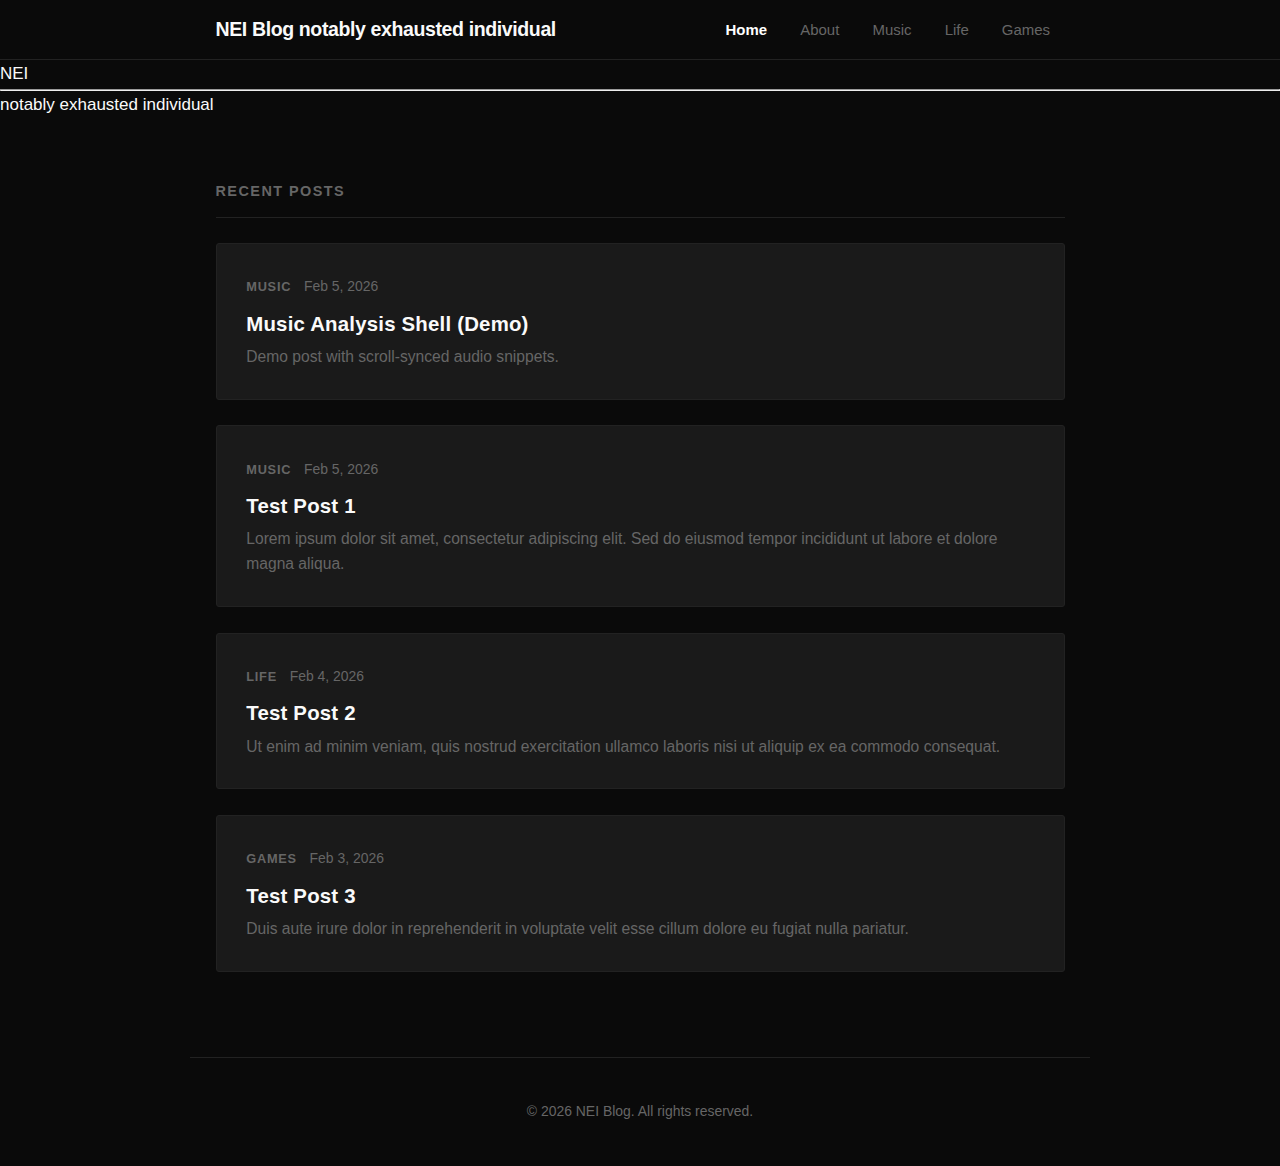
<file: index.html>
<!DOCTYPE html>
<html lang="en">
<head>
  <meta charset="UTF-8">
  <meta name="viewport" content="width=device-width, initial-scale=1.0">
  <title>NEI Blog</title>
  <link rel="preconnect" href="https://fonts.googleapis.com">
  <link rel="preconnect" href="https://fonts.gstatic.com" crossorigin>
  <link href="https://fonts.googleapis.com/css2?family=Sora:wght@400;500;600;700;800&family=Space+Grotesk:wght@400;500;600;700&display=swap" rel="stylesheet">
  <link rel="stylesheet" href="assets/css/styles.css">
</head>
<body>

  <nav class="site-nav" aria-label="Main navigation">
    <div class="nav-inner">
      <a href="index.html" class="nav-brand">NEI Blog <span class="nav-acronym">notably exhausted individual</span></a>
      <button class="nav-toggle" aria-expanded="false" aria-controls="nav-links" aria-label="Toggle menu">&#9776;</button>
      <ul class="nav-links" id="nav-links">
        <li><a href="index.html">Home</a></li>
        <li><a href="about.html">About</a></li>
        <li><a href="categories/music.html">Music</a></li>
        <li><a href="categories/life.html">Life</a></li>
        <li><a href="categories/games.html">Games</a></li>
      </ul>
    </div>
  </nav>

  <section class="site-banner" aria-label="Site banner">
    <div class="banner-title">NEI</div>
    <hr class="banner-rule">
    <div class="banner-subtitle">notably exhausted individual</div>
  </section>

  <main class="page-wrapper">

    <h2 class="section-heading">Recent Posts</h2>
    <div id="post-list" data-limit="5"></div>
  </main>

  <footer class="site-footer">
    <p>&copy; 2026 NEI Blog. All rights reserved.</p>
  </footer>

  <script src="assets/js/posts.js"></script>
  <script src="assets/js/main.js"></script>
</body>
</html>
</file>
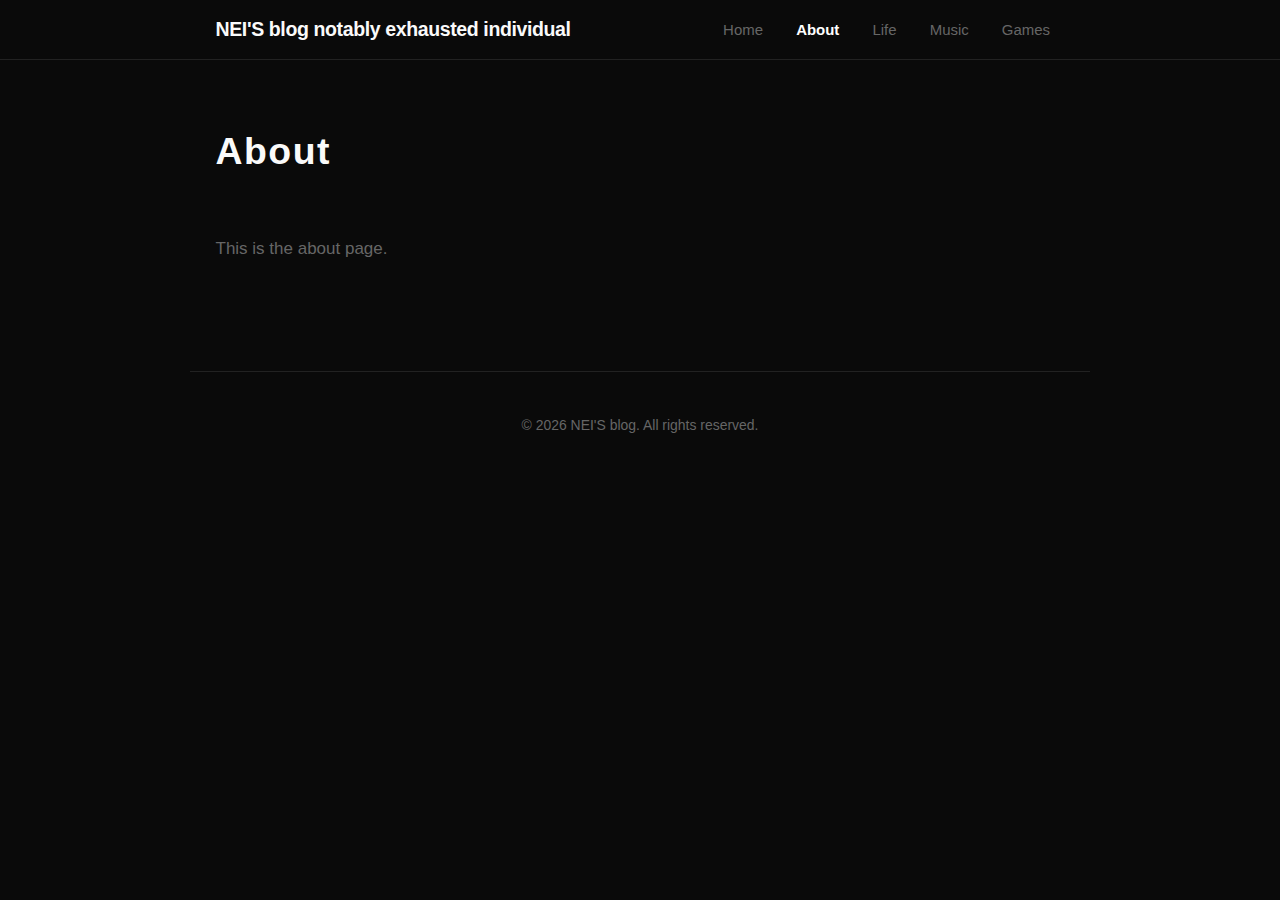
<file: about.html>
<!DOCTYPE html>
<html lang="en">
<head>
  <meta charset="UTF-8">
  <meta name="viewport" content="width=device-width, initial-scale=1.0">
  <title>About — NEI'S blog</title>
  <link rel="preconnect" href="https://fonts.googleapis.com">
  <link rel="preconnect" href="https://fonts.gstatic.com" crossorigin>
  <link href="https://fonts.googleapis.com/css2?family=Sora:wght@400;500;600;700;800&family=Space+Grotesk:wght@400;500;600;700&display=swap" rel="stylesheet">
  <link rel="stylesheet" href="assets/css/styles.css">
</head>
<body>

  <nav class="site-nav" aria-label="Main navigation">
    <div class="nav-inner">
      <a href="index.html" class="nav-brand">NEI'S blog <span class="nav-acronym">notably exhausted individual</span></a>
      <button class="nav-toggle" aria-expanded="false" aria-controls="nav-links" aria-label="Toggle menu">&#9776;</button>
      <ul class="nav-links" id="nav-links">
        <li><a href="index.html">Home</a></li>
        <li><a href="about.html">About</a></li>
        <li><a href="categories/life.html">Life</a></li>
        <li><a href="categories/music.html">Music</a></li>
        <li><a href="categories/games.html">Games</a></li>
      </ul>
    </div>
  </nav>

  <main class="page-wrapper">
    <header class="page-header">
      <h1>About</h1>
    </header>

    <div class="content-body">
      <p>This is the about page.</p>
    </div>
  </main>

  <footer class="site-footer">
    <p>&copy; 2026 NEI'S blog. All rights reserved.</p>
  </footer>

  <script src="assets/js/main.js"></script>
</body>
</html>
</file>
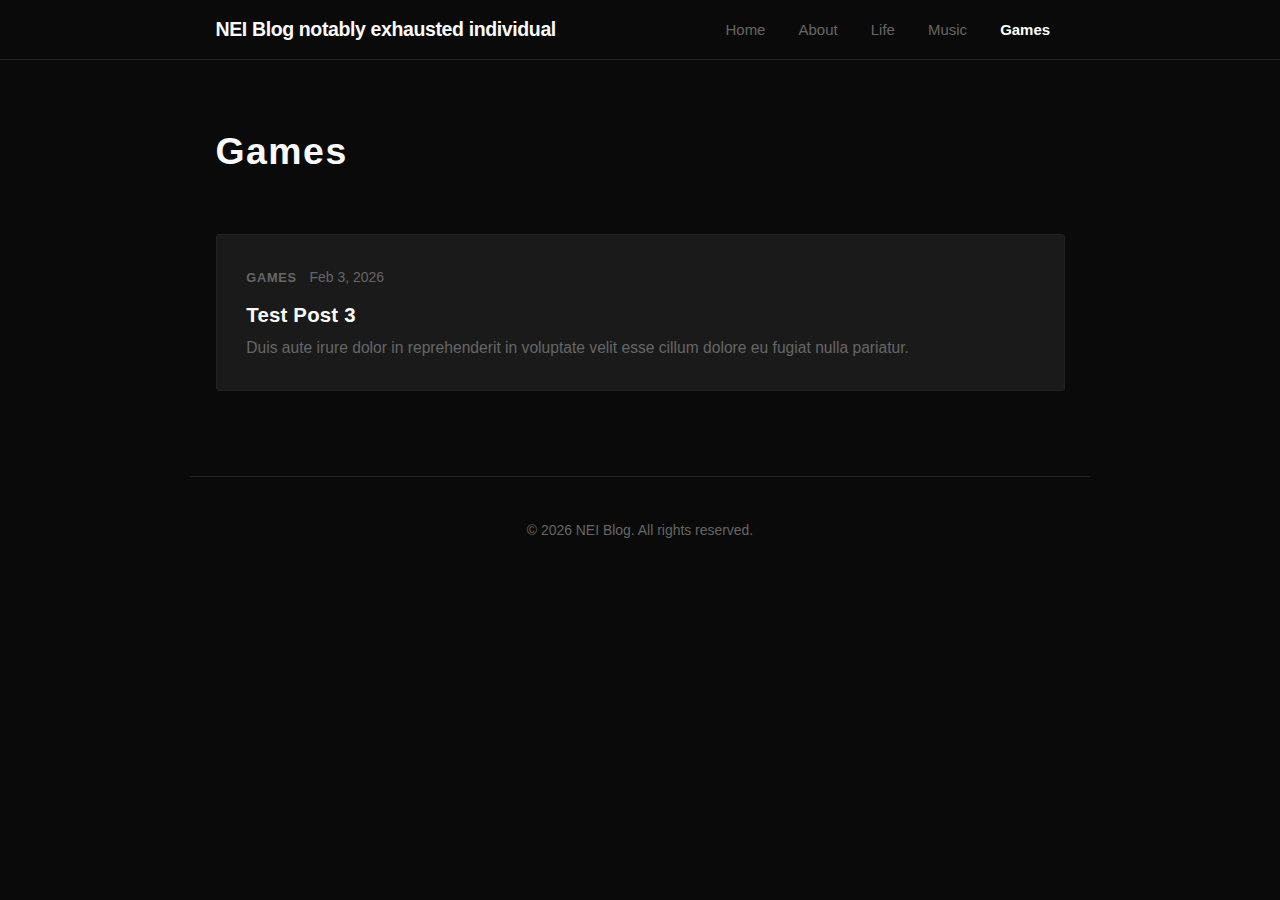
<file: categories/games.html>
<!DOCTYPE html>
<html lang="en">
<head>
  <meta charset="UTF-8">
  <meta name="viewport" content="width=device-width, initial-scale=1.0">
  <title>Games — NEI Blog</title>
  <link rel="preconnect" href="https://fonts.googleapis.com">
  <link rel="preconnect" href="https://fonts.gstatic.com" crossorigin>
  <link href="https://fonts.googleapis.com/css2?family=Sora:wght@400;500;600;700;800&family=Space+Grotesk:wght@400;500;600;700&display=swap" rel="stylesheet">
  <link rel="stylesheet" href="../assets/css/styles.css">
</head>
<body>

  <nav class="site-nav" aria-label="Main navigation">
    <div class="nav-inner">
      <a href="../index.html" class="nav-brand">NEI Blog <span class="nav-acronym">notably exhausted individual</span></a>
      <button class="nav-toggle" aria-expanded="false" aria-controls="nav-links" aria-label="Toggle menu">&#9776;</button>
      <ul class="nav-links" id="nav-links">
        <li><a href="../index.html">Home</a></li>
        <li><a href="../about.html">About</a></li>
        <li><a href="../categories/life.html">Life</a></li>
        <li><a href="../categories/music.html">Music</a></li>
        <li><a href="../categories/games.html">Games</a></li>
      </ul>
    </div>
  </nav>

  <main class="page-wrapper">
    <header class="page-header">
      <h1>Games</h1>
    </header>

    <div id="post-list" data-category="games"></div>
  </main>

  <footer class="site-footer">
    <p>&copy; 2026 NEI Blog. All rights reserved.</p>
  </footer>

  <script src="../assets/js/posts.js"></script>
  <script src="../assets/js/main.js"></script>
</body>
</html>
</file>
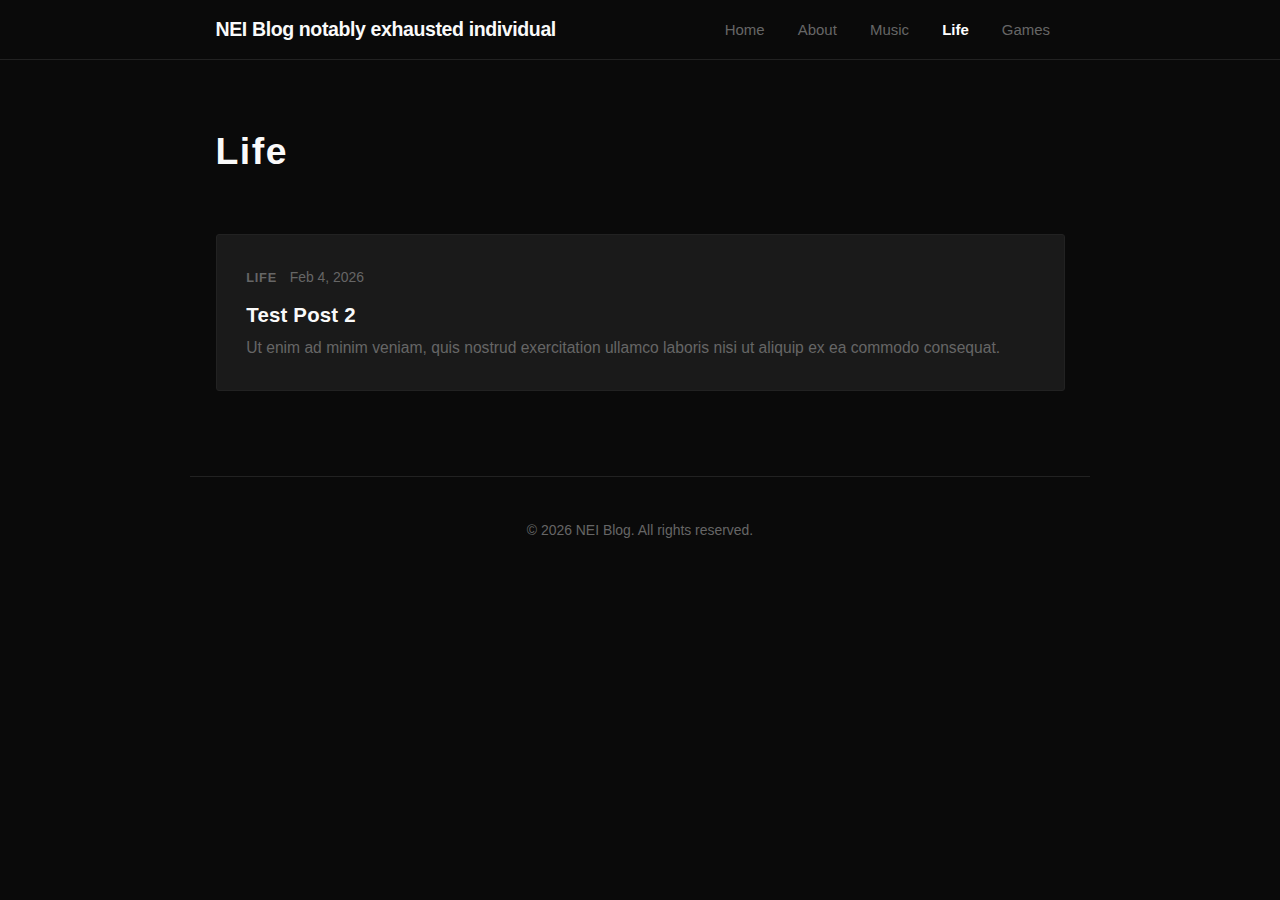
<file: categories/life.html>
<!DOCTYPE html>
<html lang="en">
<head>
  <meta charset="UTF-8">
  <meta name="viewport" content="width=device-width, initial-scale=1.0">
  <title>Life — NEI Blog</title>
  <link rel="preconnect" href="https://fonts.googleapis.com">
  <link rel="preconnect" href="https://fonts.gstatic.com" crossorigin>
  <link href="https://fonts.googleapis.com/css2?family=Sora:wght@400;500;600;700;800&family=Space+Grotesk:wght@400;500;600;700&display=swap" rel="stylesheet">
  <link rel="stylesheet" href="../assets/css/styles.css">
</head>
<body>

  <nav class="site-nav" aria-label="Main navigation">
    <div class="nav-inner">
      <a href="../index.html" class="nav-brand">NEI Blog <span class="nav-acronym">notably exhausted individual</span></a>
      <button class="nav-toggle" aria-expanded="false" aria-controls="nav-links" aria-label="Toggle menu">&#9776;</button>
      <ul class="nav-links" id="nav-links">
        <li><a href="../index.html">Home</a></li>
        <li><a href="../about.html">About</a></li>
        <li><a href="../categories/music.html">Music</a></li>
        <li><a href="../categories/life.html">Life</a></li>
        <li><a href="../categories/games.html">Games</a></li>
      </ul>
    </div>
  </nav>

  <main class="page-wrapper">
    <header class="page-header">
      <h1>Life</h1>
    </header>

    <div id="post-list" data-category="life"></div>
  </main>

  <footer class="site-footer">
    <p>&copy; 2026 NEI Blog. All rights reserved.</p>
  </footer>

  <script src="../assets/js/posts.js"></script>
  <script src="../assets/js/main.js"></script>
</body>
</html>
</file>
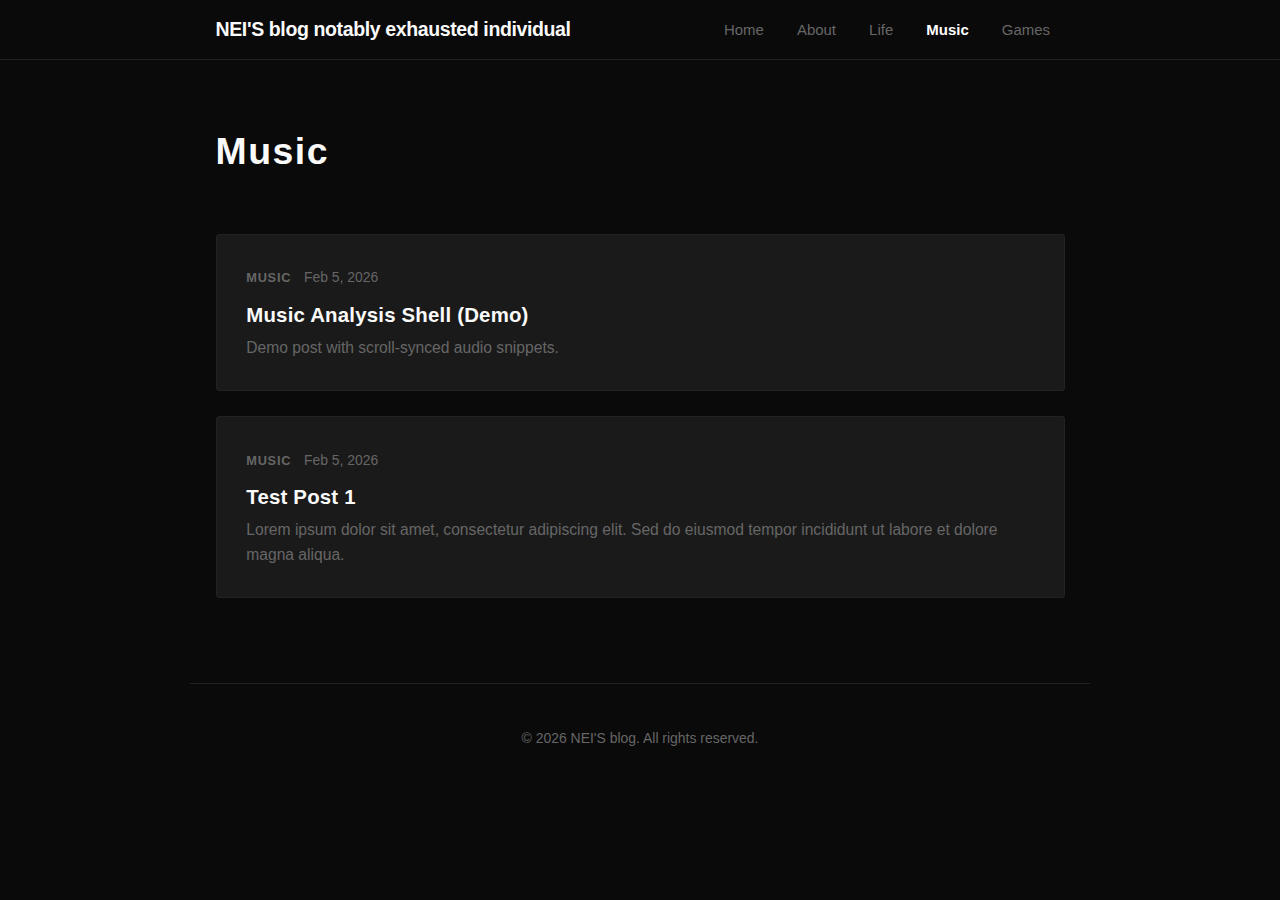
<file: categories/music.html>
<!DOCTYPE html>
<html lang="en">
<head>
  <meta charset="UTF-8">
  <meta name="viewport" content="width=device-width, initial-scale=1.0">
  <title>Music — NEI'S blog</title>
  <link rel="preconnect" href="https://fonts.googleapis.com">
  <link rel="preconnect" href="https://fonts.gstatic.com" crossorigin>
  <link href="https://fonts.googleapis.com/css2?family=Sora:wght@400;500;600;700;800&family=Space+Grotesk:wght@400;500;600;700&display=swap" rel="stylesheet">
  <link rel="stylesheet" href="../assets/css/styles.css">
</head>
<body>

  <nav class="site-nav" aria-label="Main navigation">
    <div class="nav-inner">
      <a href="../index.html" class="nav-brand">NEI'S blog <span class="nav-acronym">notably exhausted individual</span></a>
      <button class="nav-toggle" aria-expanded="false" aria-controls="nav-links" aria-label="Toggle menu">&#9776;</button>
      <ul class="nav-links" id="nav-links">
        <li><a href="../index.html">Home</a></li>
        <li><a href="../about.html">About</a></li>
        <li><a href="../categories/life.html">Life</a></li>
        <li><a href="../categories/music.html">Music</a></li>
        <li><a href="../categories/games.html">Games</a></li>
      </ul>
    </div>
  </nav>

  <main class="page-wrapper">
    <header class="page-header">
      <h1>Music</h1>
    </header>

    <div id="post-list" data-category="music"></div>
  </main>

  <footer class="site-footer">
    <p>&copy; 2026 NEI'S blog. All rights reserved.</p>
  </footer>

  <script src="../assets/js/posts.js"></script>
  <script src="../assets/js/main.js"></script>
</body>
</html>
</file>
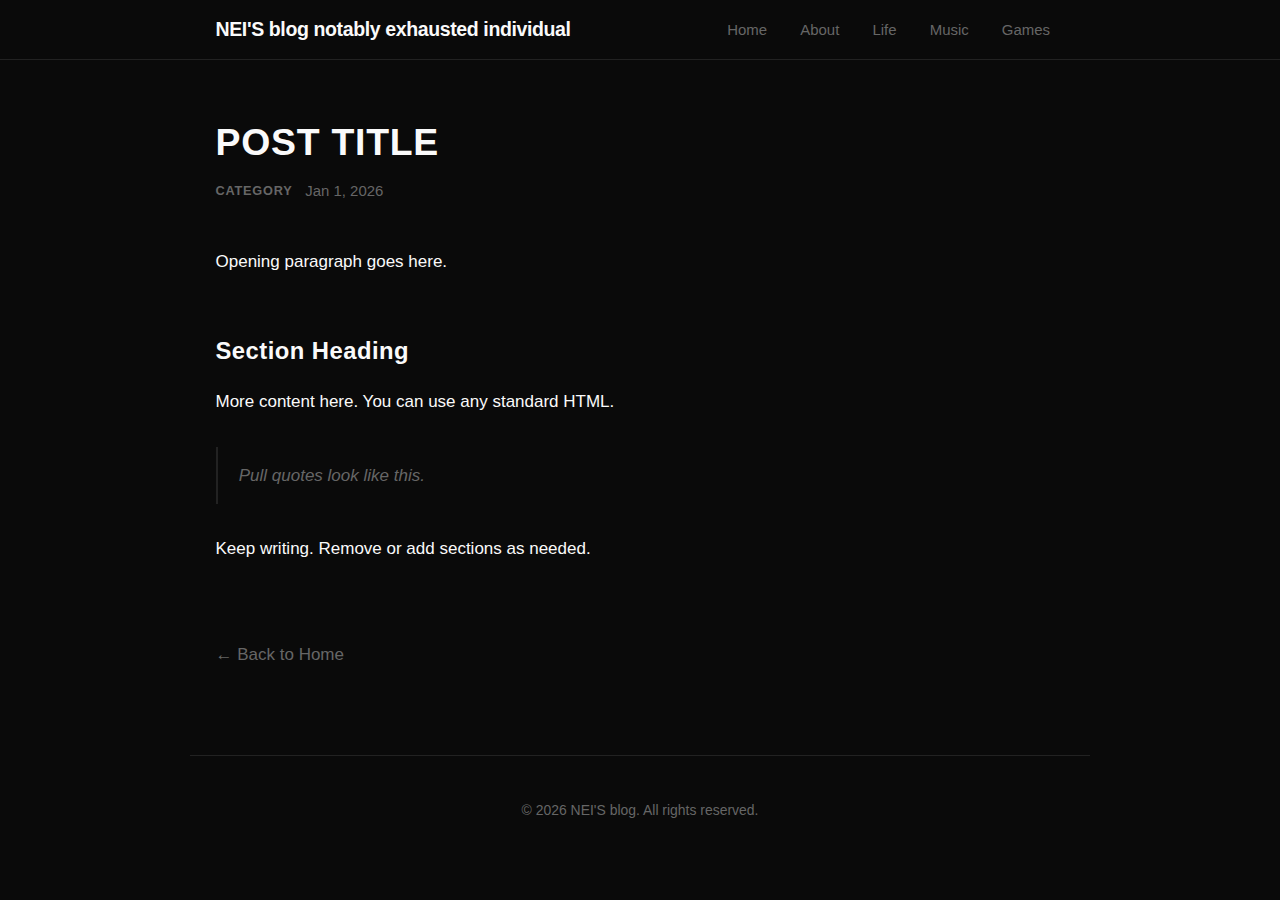
<file: posts/_template.html>
<!DOCTYPE html>
<html lang="en">
<head>
  <meta charset="UTF-8">
  <meta name="viewport" content="width=device-width, initial-scale=1.0">
  <!-- CHANGE: Set your post title here -->
  <title>POST TITLE</title>
  <link rel="preconnect" href="https://fonts.googleapis.com">
  <link rel="preconnect" href="https://fonts.gstatic.com" crossorigin>
  <link href="https://fonts.googleapis.com/css2?family=Sora:wght@400;500;600;700;800&family=Space+Grotesk:wght@400;500;600;700&display=swap" rel="stylesheet">
  <link rel="stylesheet" href="../assets/css/styles.css">
</head>
<body>

  <nav class="site-nav" aria-label="Main navigation">
    <div class="nav-inner">
      <a href="../index.html" class="nav-brand">NEI'S blog <span class="nav-acronym">notably exhausted individual</span></a>
      <button class="nav-toggle" aria-expanded="false" aria-controls="nav-links" aria-label="Toggle menu">&#9776;</button>
      <ul class="nav-links" id="nav-links">
        <li><a href="../index.html">Home</a></li>
        <li><a href="../about.html">About</a></li>
        <li><a href="../categories/life.html">Life</a></li>
        <li><a href="../categories/music.html">Music</a></li>
        <li><a href="../categories/games.html">Games</a></li>
      </ul>
    </div>
  </nav>

  <main class="page-wrapper">
    <article>
      <header class="post-header">
        <!-- CHANGE: Post title -->
        <h1>POST TITLE</h1>
        <div class="post-meta">
          <!-- CHANGE: Category (Music / Life / Games) -->
          <span class="post-card-category">CATEGORY</span>
          <!-- CHANGE: Date in YYYY-MM-DD format + human-readable -->
          <time datetime="2026-01-01">Jan 1, 2026</time>
        </div>
      </header>

      <div class="post-body">
        <!-- CHANGE: Write your post content here -->
        <p>Opening paragraph goes here.</p>

        <h2>Section Heading</h2>
        <p>More content here. You can use any standard HTML.</p>

        <blockquote>Pull quotes look like this.</blockquote>

        <p>Keep writing. Remove or add sections as needed.</p>
      </div>

      <a href="../index.html" class="back-link">&larr; Back to Home</a>
    </article>
  </main>

  <footer class="site-footer">
    <p>&copy; 2026 NEI'S blog. All rights reserved.</p>
  </footer>

  <script src="../assets/js/main.js"></script>
</body>
</html>

<!--
  HOW TO ADD A NEW POST:
  1. Copy this file and rename it to your-post-slug.html
  2. Replace all CHANGE sections above with your content
  3. Add an entry to /posts/posts.json:
     {
       "slug": "your-post-slug",
       "title": "Your Post Title",
       "date": "2026-MM-DD",
       "category": "Music",
       "snippet": "A one or two sentence preview."
     }
  4. Commit and push. Done!
-->
</file>
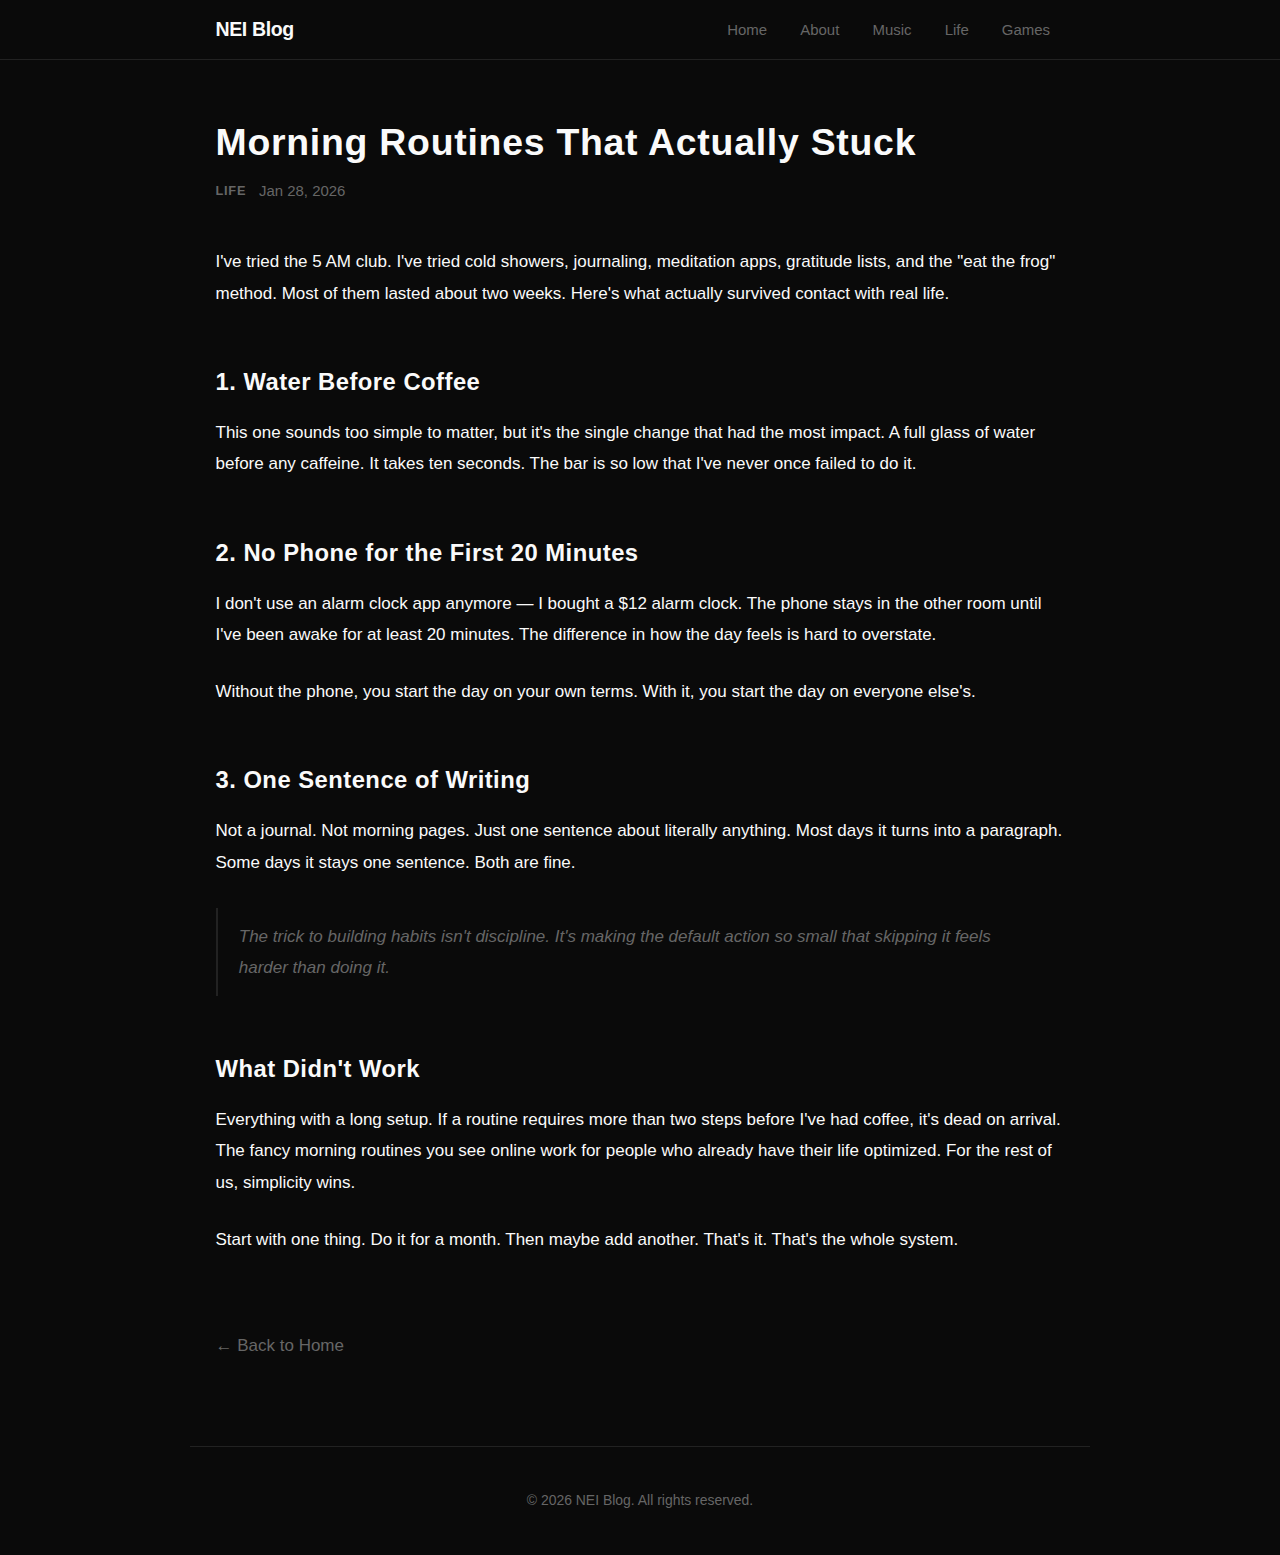
<file: posts/morning-routines-that-stuck.html>
<!DOCTYPE html>
<html lang="en">
<head>
  <meta charset="UTF-8">
  <meta name="viewport" content="width=device-width, initial-scale=1.0">
  <title>Morning Routines That Actually Stuck</title>
  <link rel="stylesheet" href="../assets/css/styles.css">
</head>
<body>

  <nav class="site-nav" aria-label="Main navigation">
    <div class="nav-inner">
      <a href="../index.html" class="nav-brand">NEI Blog</a>
      <button class="nav-toggle" aria-expanded="false" aria-controls="nav-links" aria-label="Toggle menu">&#9776;</button>
      <ul class="nav-links" id="nav-links">
        <li><a href="../index.html">Home</a></li>
        <li><a href="../about.html">About</a></li>
        <li><a href="../categories/music.html">Music</a></li>
        <li><a href="../categories/life.html">Life</a></li>
        <li><a href="../categories/games.html">Games</a></li>
      </ul>
    </div>
  </nav>

  <main class="page-wrapper">
    <article>
      <header class="post-header">
        <h1>Morning Routines That Actually Stuck</h1>
        <div class="post-meta">
          <span class="post-card-category">Life</span>
          <time datetime="2026-01-28">Jan 28, 2026</time>
        </div>
      </header>

      <div class="post-body">
        <p>I've tried the 5 AM club. I've tried cold showers, journaling, meditation apps, gratitude lists, and the "eat the frog" method. Most of them lasted about two weeks. Here's what actually survived contact with real life.</p>

        <h2>1. Water Before Coffee</h2>
        <p>This one sounds too simple to matter, but it's the single change that had the most impact. A full glass of water before any caffeine. It takes ten seconds. The bar is so low that I've never once failed to do it.</p>

        <h2>2. No Phone for the First 20 Minutes</h2>
        <p>I don't use an alarm clock app anymore — I bought a $12 alarm clock. The phone stays in the other room until I've been awake for at least 20 minutes. The difference in how the day feels is hard to overstate.</p>
        <p>Without the phone, you start the day on your own terms. With it, you start the day on everyone else's.</p>

        <h2>3. One Sentence of Writing</h2>
        <p>Not a journal. Not morning pages. Just one sentence about literally anything. Most days it turns into a paragraph. Some days it stays one sentence. Both are fine.</p>

        <blockquote>The trick to building habits isn't discipline. It's making the default action so small that skipping it feels harder than doing it.</blockquote>

        <h2>What Didn't Work</h2>
        <p>Everything with a long setup. If a routine requires more than two steps before I've had coffee, it's dead on arrival. The fancy morning routines you see online work for people who already have their life optimized. For the rest of us, simplicity wins.</p>

        <p>Start with one thing. Do it for a month. Then maybe add another. That's it. That's the whole system.</p>
      </div>

      <a href="../index.html" class="back-link">&larr; Back to Home</a>
    </article>
  </main>

  <footer class="site-footer">
    <p>&copy; 2026 NEI Blog. All rights reserved.</p>
  </footer>

  <script src="../assets/js/main.js"></script>
</body>
</html>
</file>
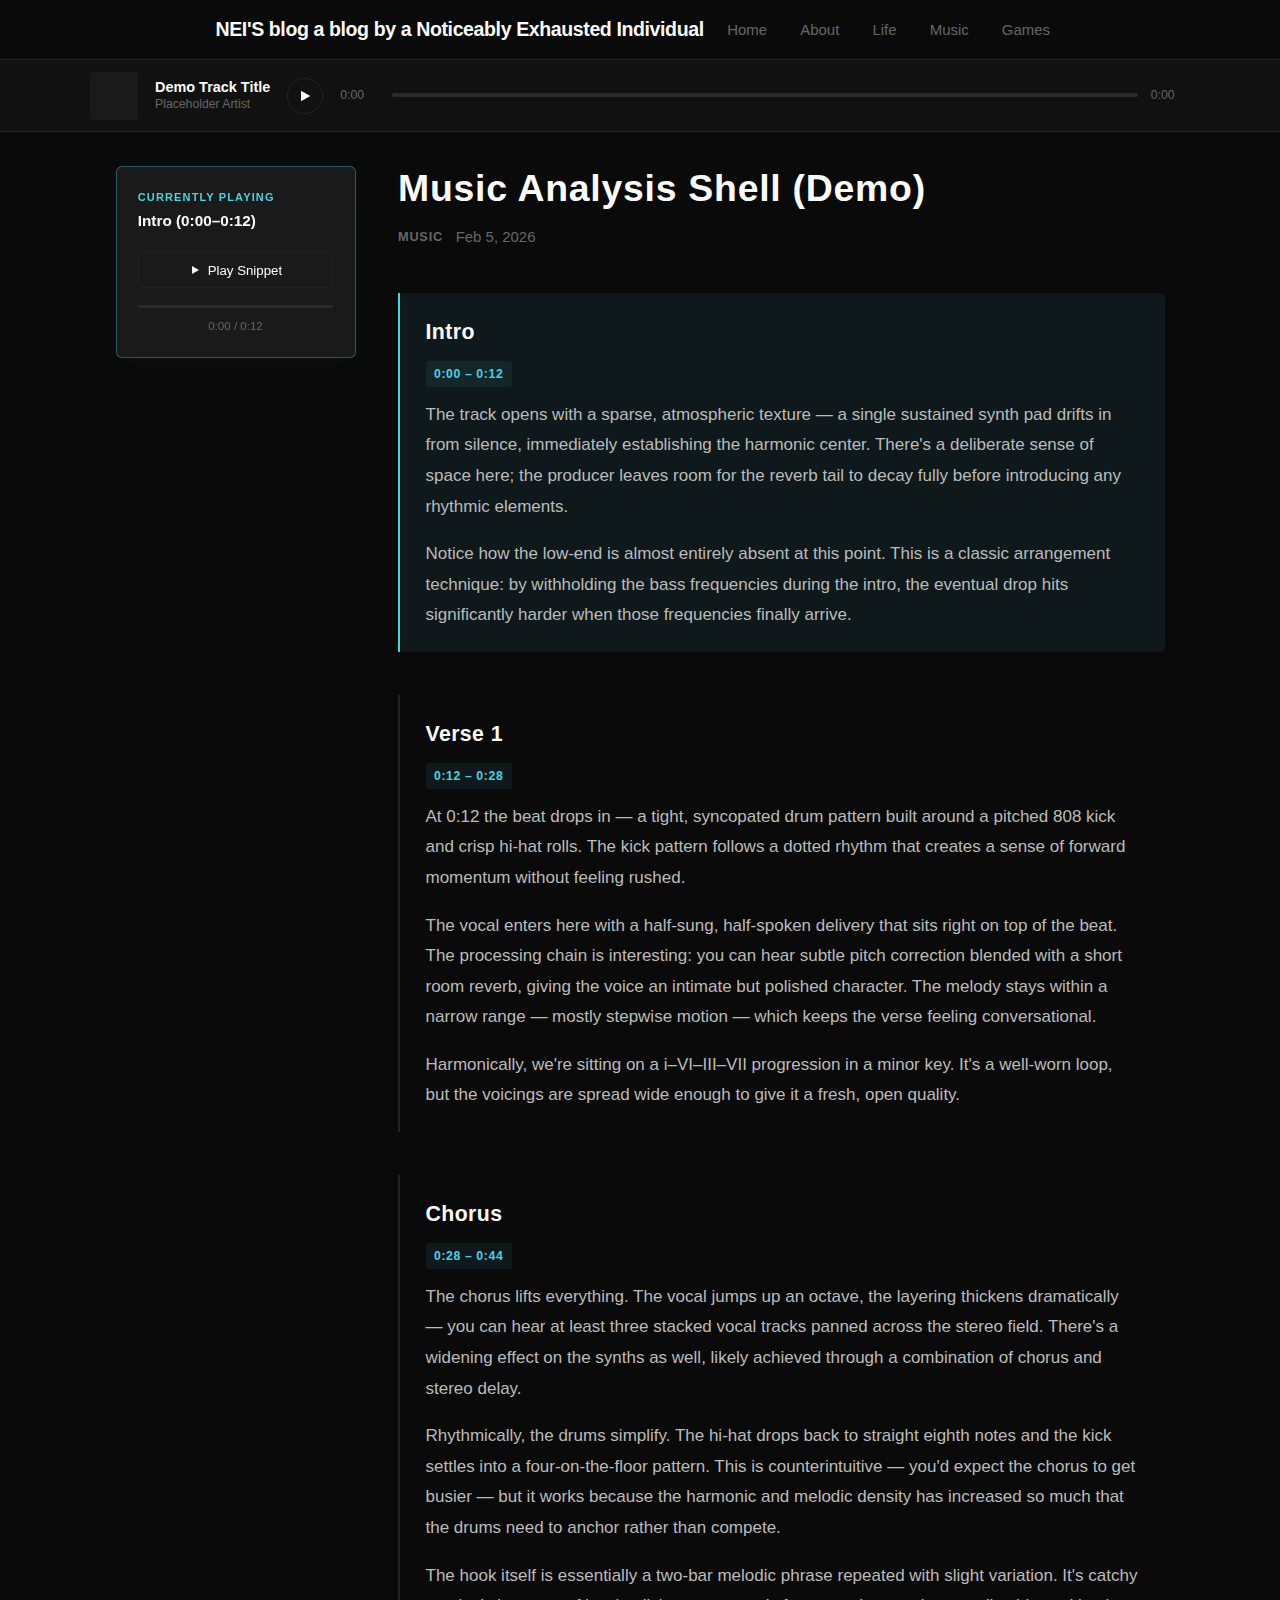
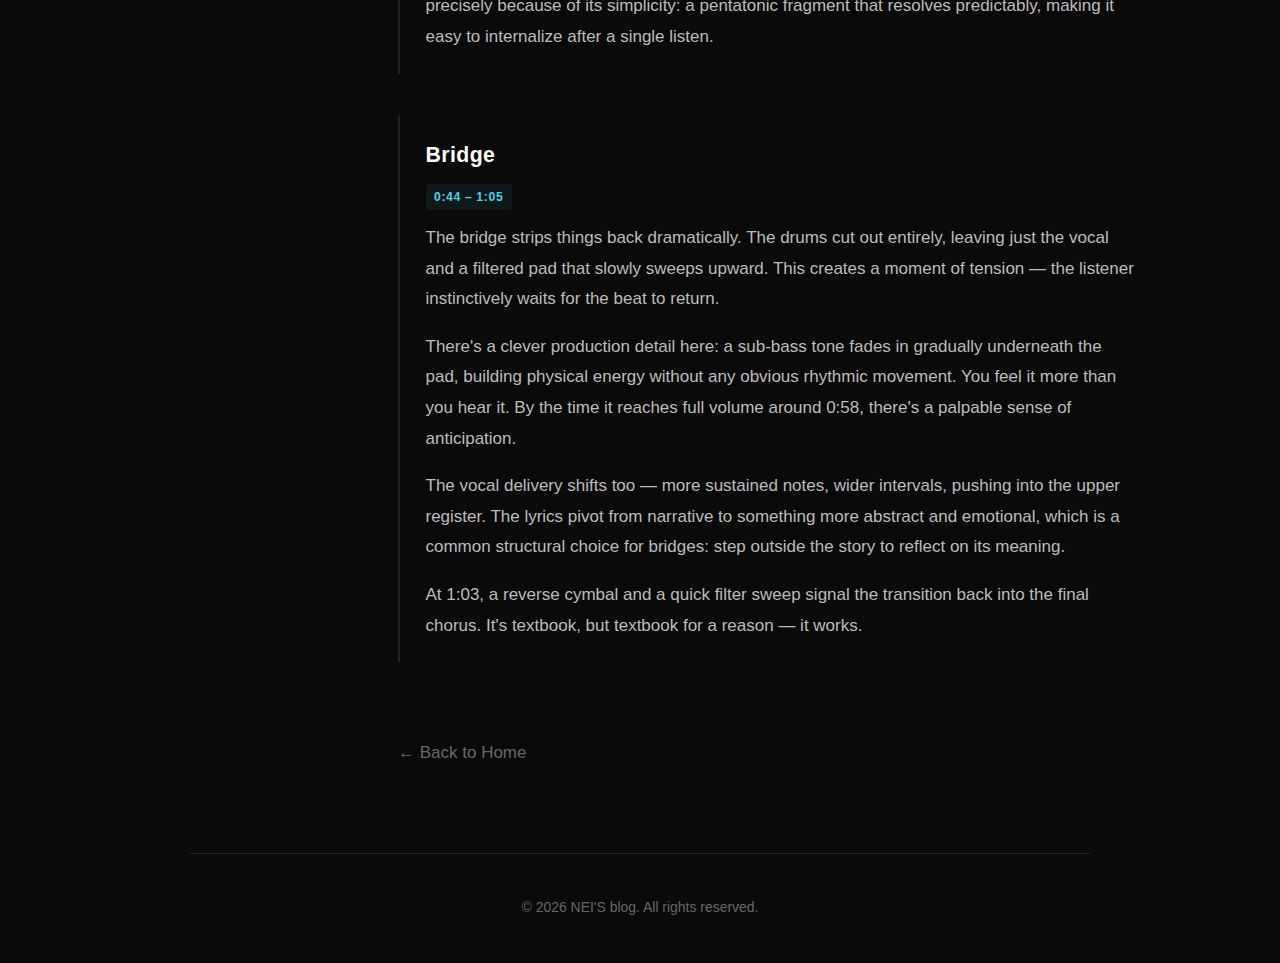
<file: posts/music-analysis-shell.html>
<!DOCTYPE html>
<html lang="en">
<head>
  <meta charset="UTF-8">
  <meta name="viewport" content="width=device-width, initial-scale=1.0">
  <title>Music Analysis Shell (Demo) — NEI'S blog</title>
  <link rel="preconnect" href="https://fonts.googleapis.com">
  <link rel="preconnect" href="https://fonts.gstatic.com" crossorigin>
  <link href="https://fonts.googleapis.com/css2?family=Sora:wght@400;500;600;700;800&family=Space+Grotesk:wght@400;500;600;700&display=swap" rel="stylesheet">
  <link rel="stylesheet" href="../assets/css/styles.css">
  <link rel="stylesheet" href="../assets/css/post-music-analysis.css">
</head>
<body>

  <!-- ===== Navigation ===== -->
  <nav class="site-nav" aria-label="Main navigation">
    <div class="nav-inner">
      <a href="../index.html" class="nav-brand">NEI'S blog <span class="nav-acronym">a blog by a Noticeably Exhausted Individual</span></a>
      <button class="nav-toggle" aria-expanded="false" aria-controls="nav-links" aria-label="Toggle menu">&#9776;</button>
      <ul class="nav-links" id="nav-links">
        <li><a href="../index.html">Home</a></li>
        <li><a href="../about.html">About</a></li>
        <li><a href="../categories/life.html">Life</a></li>
        <li><a href="../categories/music.html">Music</a></li>
        <li><a href="../categories/games.html">Games</a></li>
      </ul>
    </div>
  </nav>

  <!-- ===== A) Top Sticky Full-Track Player Bar ===== -->
  <div class="music-top-player">
    <audio id="fullTrack" src="../assets/audio/dummy.mp3" preload="metadata"></audio>
    <div class="top-player-inner">
      <img class="top-player-cover" src="../assets/images/cover-placeholder.png" alt="Album cover" width="48" height="48">
      <div class="top-player-info">
        <div class="top-player-title">Demo Track Title</div>
        <div class="top-player-artist">Placeholder Artist</div>
      </div>
      <button class="player-btn" id="fullPlayBtn" aria-label="Play full track">
        <svg viewBox="0 0 24 24"><polygon points="6,4 20,12 6,20"/></svg>
      </button>
      <div class="progress-container">
        <span class="progress-time" id="fullTimeCurrent">0:00</span>
        <div class="progress-bar-wrap" id="fullProgress">
          <div class="progress-bar-fill" id="fullProgressFill"></div>
        </div>
        <span class="progress-time" id="fullTimeDuration">0:00</span>
      </div>
    </div>
  </div>

  <!-- ===== Two-Column Layout ===== -->
  <main class="music-post-wrapper">

    <!-- ===== B) Left Sticky Snippet Player ===== -->
    <aside class="snippet-sidebar">
      <div class="snippet-player">
        <audio id="snippetTrack" preload="metadata"></audio>
        <div class="snippet-label-prefix">Currently Playing</div>
        <div class="snippet-label" id="snippetLabel">Intro (0:00–0:12)</div>
        <button class="snippet-btn" id="snippetPlayBtn">
          <svg viewBox="0 0 24 24"><polygon points="6,4 20,12 6,20"/></svg> Play Snippet
        </button>
        <div class="snippet-progress-wrap">
          <div class="snippet-progress-fill" id="snippetProgressFill"></div>
        </div>
        <div class="snippet-time" id="snippetTime">0:00 / 0:12</div>
      </div>
    </aside>

    <!-- ===== C) Main Analysis Column ===== -->
    <article class="analysis-content">
      <header class="post-header">
        <h1>Music Analysis Shell (Demo)</h1>
        <div class="post-meta">
          <span class="post-card-category">Music</span>
          <time datetime="2026-02-05">Feb 5, 2026</time>
        </div>
      </header>

      <!-- Section 1: Intro -->
      <section class="analysis-section"
               data-start="0"
               data-end="12"
               data-label="Intro (0:00–0:12)">
        <h2>Intro</h2>
        <div class="section-timestamp">0:00 – 0:12</div>
        <p>
          The track opens with a sparse, atmospheric texture — a single sustained
          synth pad drifts in from silence, immediately establishing the harmonic
          center. There's a deliberate sense of space here; the producer leaves
          room for the reverb tail to decay fully before introducing any
          rhythmic elements.
        </p>
        <p>
          Notice how the low-end is almost entirely absent at this point. This
          is a classic arrangement technique: by withholding the bass frequencies
          during the intro, the eventual drop hits significantly harder when
          those frequencies finally arrive.
        </p>
      </section>

      <!-- Section 2: Verse 1 -->
      <section class="analysis-section"
               data-start="12"
               data-end="28"
               data-label="Verse 1 (0:12–0:28)">
        <h2>Verse 1</h2>
        <div class="section-timestamp">0:12 – 0:28</div>
        <p>
          At 0:12 the beat drops in — a tight, syncopated drum pattern built
          around a pitched 808 kick and crisp hi-hat rolls. The kick pattern
          follows a dotted rhythm that creates a sense of forward momentum
          without feeling rushed.
        </p>
        <p>
          The vocal enters here with a half-sung, half-spoken delivery that
          sits right on top of the beat. The processing chain is interesting:
          you can hear subtle pitch correction blended with a short room reverb,
          giving the voice an intimate but polished character. The melody stays
          within a narrow range — mostly stepwise motion — which keeps the
          verse feeling conversational.
        </p>
        <p>
          Harmonically, we're sitting on a i–VI–III–VII progression in a minor
          key. It's a well-worn loop, but the voicings are spread wide enough
          to give it a fresh, open quality.
        </p>
      </section>

      <!-- Section 3: Chorus -->
      <section class="analysis-section"
               data-start="28"
               data-end="44"
               data-label="Chorus (0:28–0:44)">
        <h2>Chorus</h2>
        <div class="section-timestamp">0:28 – 0:44</div>
        <p>
          The chorus lifts everything. The vocal jumps up an octave, the layering
          thickens dramatically — you can hear at least three stacked vocal tracks
          panned across the stereo field. There's a widening effect on the synths
          as well, likely achieved through a combination of chorus and stereo
          delay.
        </p>
        <p>
          Rhythmically, the drums simplify. The hi-hat drops back to straight
          eighth notes and the kick settles into a four-on-the-floor pattern.
          This is counterintuitive — you'd expect the chorus to get busier — but
          it works because the harmonic and melodic density has increased so
          much that the drums need to anchor rather than compete.
        </p>
        <p>
          The hook itself is essentially a two-bar melodic phrase repeated with
          slight variation. It's catchy precisely because of its simplicity:
          a pentatonic fragment that resolves predictably, making it easy to
          internalize after a single listen.
        </p>
      </section>

      <!-- Section 4: Bridge -->
      <section class="analysis-section"
               data-start="44"
               data-end="65"
               data-label="Bridge (0:44–1:05)">
        <h2>Bridge</h2>
        <div class="section-timestamp">0:44 – 1:05</div>
        <p>
          The bridge strips things back dramatically. The drums cut out entirely,
          leaving just the vocal and a filtered pad that slowly sweeps upward.
          This creates a moment of tension — the listener instinctively waits
          for the beat to return.
        </p>
        <p>
          There's a clever production detail here: a sub-bass tone fades in
          gradually underneath the pad, building physical energy without any
          obvious rhythmic movement. You feel it more than you hear it. By the
          time it reaches full volume around 0:58, there's a palpable sense of
          anticipation.
        </p>
        <p>
          The vocal delivery shifts too — more sustained notes, wider intervals,
          pushing into the upper register. The lyrics pivot from narrative to
          something more abstract and emotional, which is a common structural
          choice for bridges: step outside the story to reflect on its meaning.
        </p>
        <p>
          At 1:03, a reverse cymbal and a quick filter sweep signal the
          transition back into the final chorus. It's textbook, but textbook
          for a reason — it works.
        </p>
      </section>

      <a href="../index.html" class="analysis-back-link">&larr; Back to Home</a>
    </article>

  </main>

  <!-- ===== Footer ===== -->
  <footer class="site-footer">
    <p>&copy; 2026 NEI'S blog. All rights reserved.</p>
  </footer>

  <script src="../assets/js/main.js"></script>
  <script src="../assets/js/music-post.js"></script>
</body>
</html>
</file>
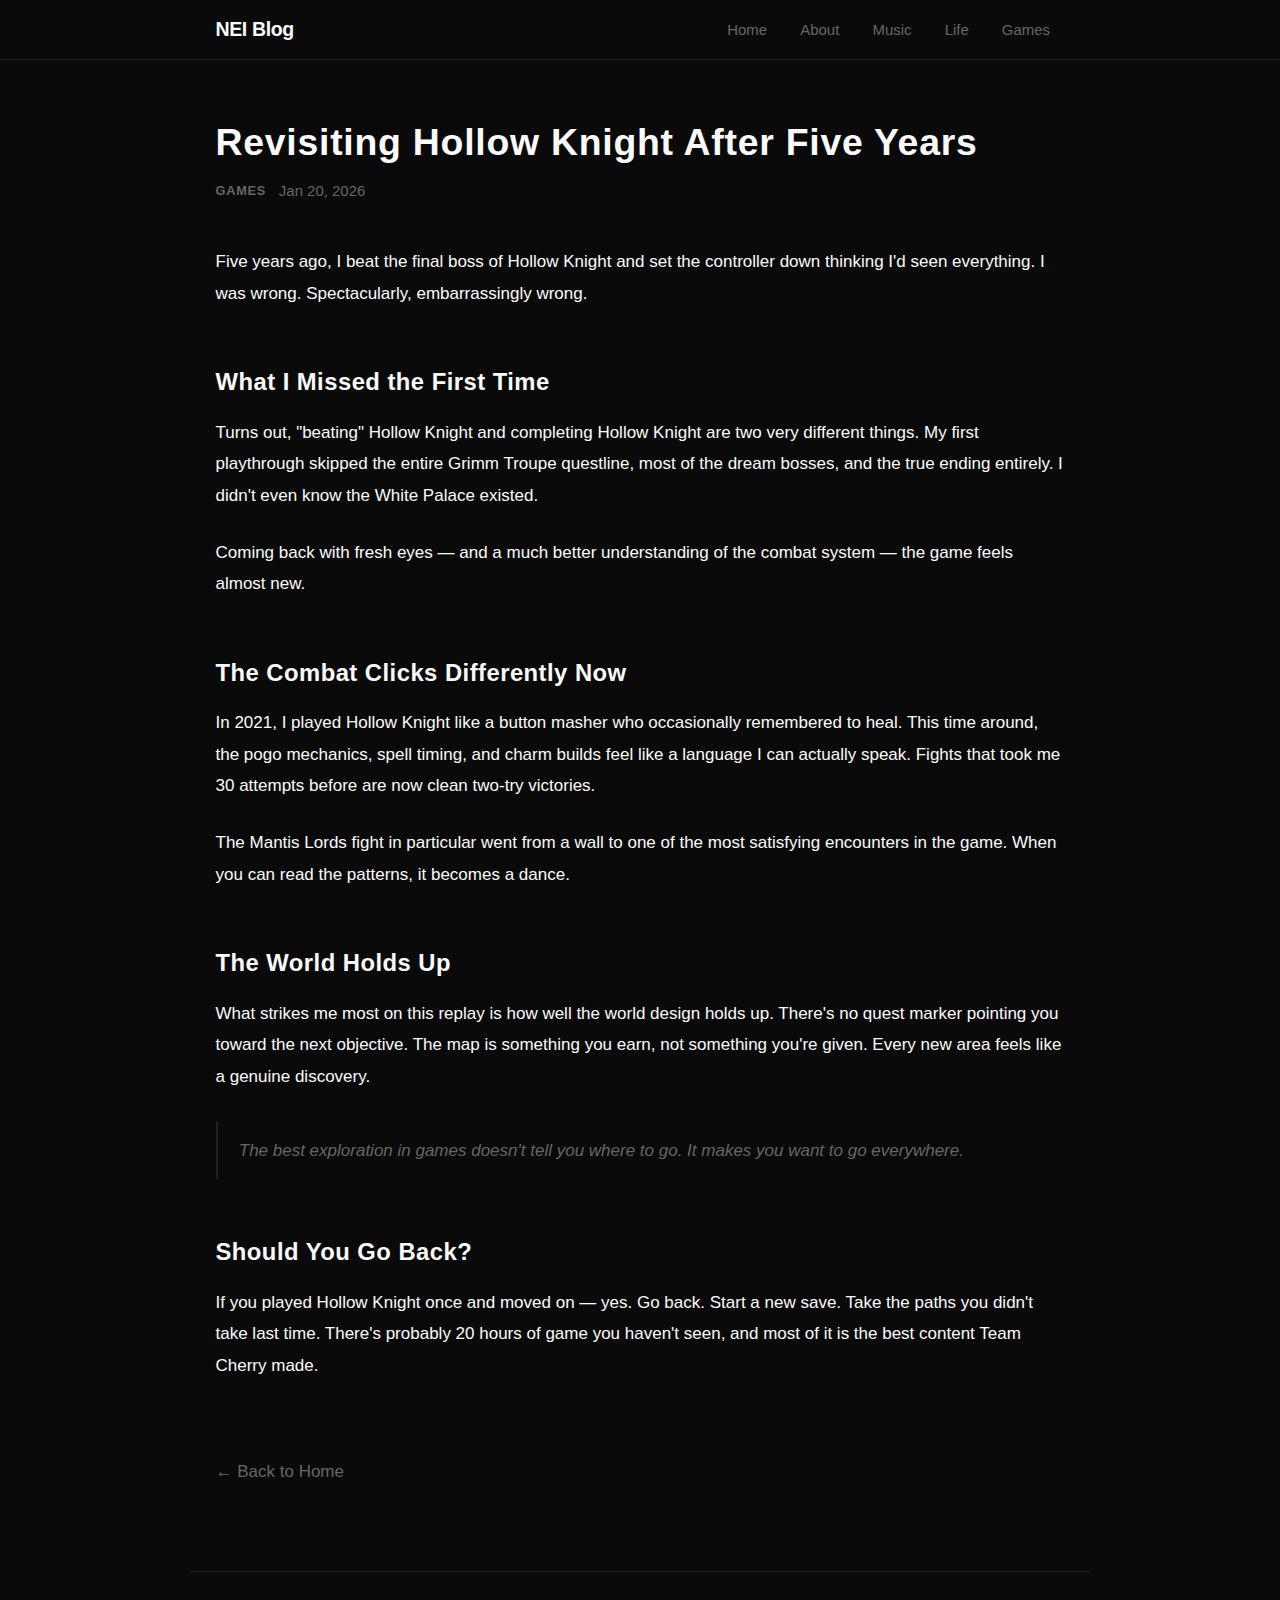
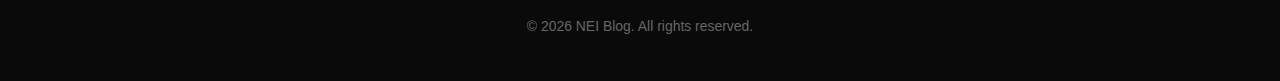
<file: posts/revisiting-hollow-knight.html>
<!DOCTYPE html>
<html lang="en">
<head>
  <meta charset="UTF-8">
  <meta name="viewport" content="width=device-width, initial-scale=1.0">
  <title>Revisiting Hollow Knight After Five Years</title>
  <link rel="stylesheet" href="../assets/css/styles.css">
</head>
<body>

  <nav class="site-nav" aria-label="Main navigation">
    <div class="nav-inner">
      <a href="../index.html" class="nav-brand">NEI Blog</a>
      <button class="nav-toggle" aria-expanded="false" aria-controls="nav-links" aria-label="Toggle menu">&#9776;</button>
      <ul class="nav-links" id="nav-links">
        <li><a href="../index.html">Home</a></li>
        <li><a href="../about.html">About</a></li>
        <li><a href="../categories/music.html">Music</a></li>
        <li><a href="../categories/life.html">Life</a></li>
        <li><a href="../categories/games.html">Games</a></li>
      </ul>
    </div>
  </nav>

  <main class="page-wrapper">
    <article>
      <header class="post-header">
        <h1>Revisiting Hollow Knight After Five Years</h1>
        <div class="post-meta">
          <span class="post-card-category">Games</span>
          <time datetime="2026-01-20">Jan 20, 2026</time>
        </div>
      </header>

      <div class="post-body">
        <p>Five years ago, I beat the final boss of Hollow Knight and set the controller down thinking I'd seen everything. I was wrong. Spectacularly, embarrassingly wrong.</p>

        <h2>What I Missed the First Time</h2>
        <p>Turns out, "beating" Hollow Knight and completing Hollow Knight are two very different things. My first playthrough skipped the entire Grimm Troupe questline, most of the dream bosses, and the true ending entirely. I didn't even know the White Palace existed.</p>
        <p>Coming back with fresh eyes — and a much better understanding of the combat system — the game feels almost new.</p>

        <h2>The Combat Clicks Differently Now</h2>
        <p>In 2021, I played Hollow Knight like a button masher who occasionally remembered to heal. This time around, the pogo mechanics, spell timing, and charm builds feel like a language I can actually speak. Fights that took me 30 attempts before are now clean two-try victories.</p>
        <p>The Mantis Lords fight in particular went from a wall to one of the most satisfying encounters in the game. When you can read the patterns, it becomes a dance.</p>

        <h2>The World Holds Up</h2>
        <p>What strikes me most on this replay is how well the world design holds up. There's no quest marker pointing you toward the next objective. The map is something you earn, not something you're given. Every new area feels like a genuine discovery.</p>

        <blockquote>The best exploration in games doesn't tell you where to go. It makes you want to go everywhere.</blockquote>

        <h2>Should You Go Back?</h2>
        <p>If you played Hollow Knight once and moved on — yes. Go back. Start a new save. Take the paths you didn't take last time. There's probably 20 hours of game you haven't seen, and most of it is the best content Team Cherry made.</p>
      </div>

      <a href="../index.html" class="back-link">&larr; Back to Home</a>
    </article>
  </main>

  <footer class="site-footer">
    <p>&copy; 2026 NEI Blog. All rights reserved.</p>
  </footer>

  <script src="../assets/js/main.js"></script>
</body>
</html>
</file>
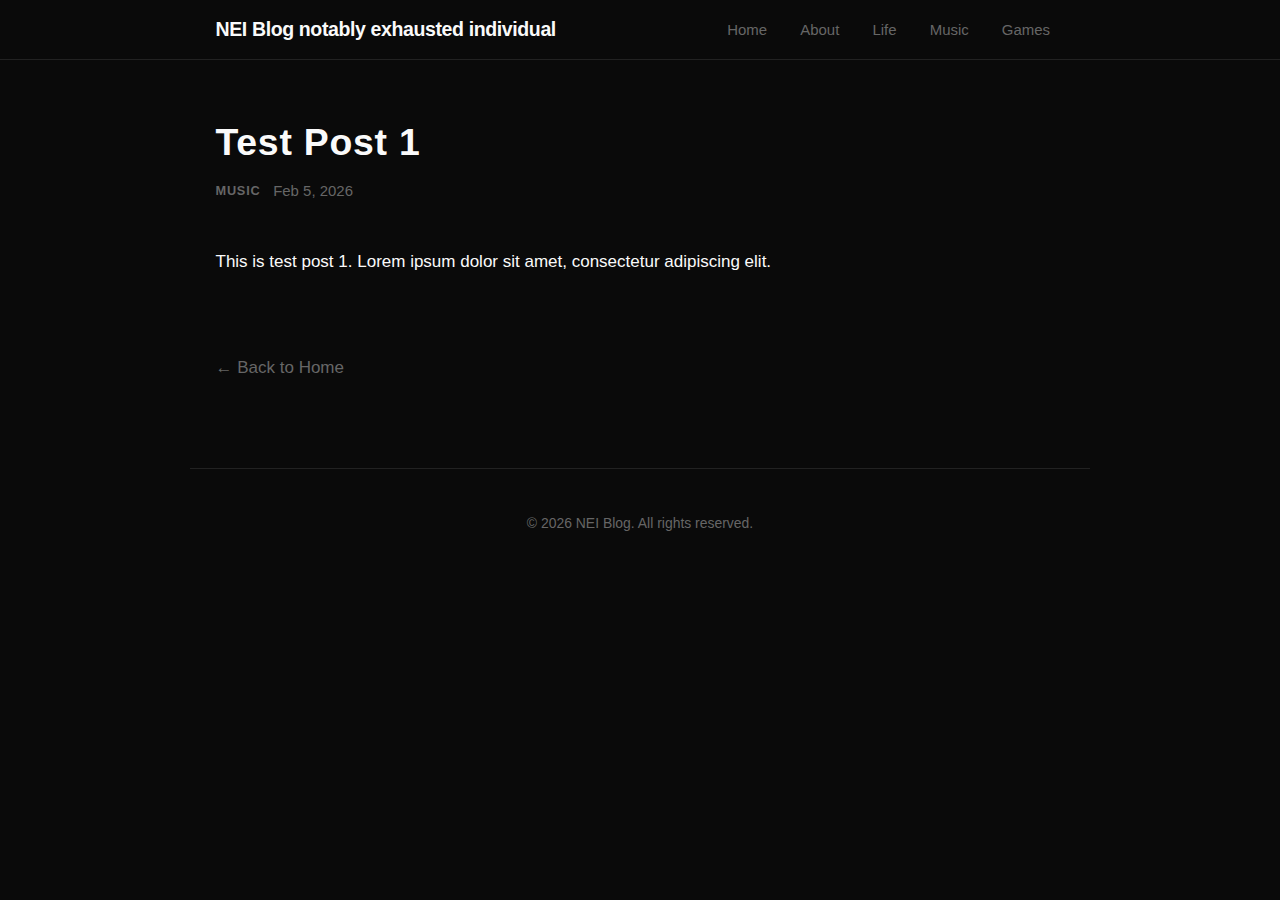
<file: posts/test-post-1.html>
<!DOCTYPE html>
<html lang="en">
<head>
  <meta charset="UTF-8">
  <meta name="viewport" content="width=device-width, initial-scale=1.0">
  <title>Test Post 1 — NEI Blog</title>
  <link rel="preconnect" href="https://fonts.googleapis.com">
  <link rel="preconnect" href="https://fonts.gstatic.com" crossorigin>
  <link href="https://fonts.googleapis.com/css2?family=Sora:wght@400;500;600;700;800&family=Space+Grotesk:wght@400;500;600;700&display=swap" rel="stylesheet">
  <link rel="stylesheet" href="../assets/css/styles.css">
</head>
<body>

  <nav class="site-nav" aria-label="Main navigation">
    <div class="nav-inner">
      <a href="../index.html" class="nav-brand">NEI Blog <span class="nav-acronym">notably exhausted individual</span></a>
      <button class="nav-toggle" aria-expanded="false" aria-controls="nav-links" aria-label="Toggle menu">&#9776;</button>
      <ul class="nav-links" id="nav-links">
        <li><a href="../index.html">Home</a></li>
        <li><a href="../about.html">About</a></li>
        <li><a href="../categories/life.html">Life</a></li>
        <li><a href="../categories/music.html">Music</a></li>
        <li><a href="../categories/games.html">Games</a></li>
      </ul>
    </div>
  </nav>

  <main class="page-wrapper">
    <article>
      <header class="post-header">
        <h1>Test Post 1</h1>
        <div class="post-meta">
          <span class="post-card-category">Music</span>
          <time datetime="2026-02-05">Feb 5, 2026</time>
        </div>
      </header>

      <div class="post-body">
        <p>This is test post 1. Lorem ipsum dolor sit amet, consectetur adipiscing elit.</p>
      </div>

      <a href="../index.html" class="back-link">&larr; Back to Home</a>
    </article>
  </main>

  <footer class="site-footer">
    <p>&copy; 2026 NEI Blog. All rights reserved.</p>
  </footer>

  <script src="../assets/js/main.js"></script>
</body>
</html>
</file>
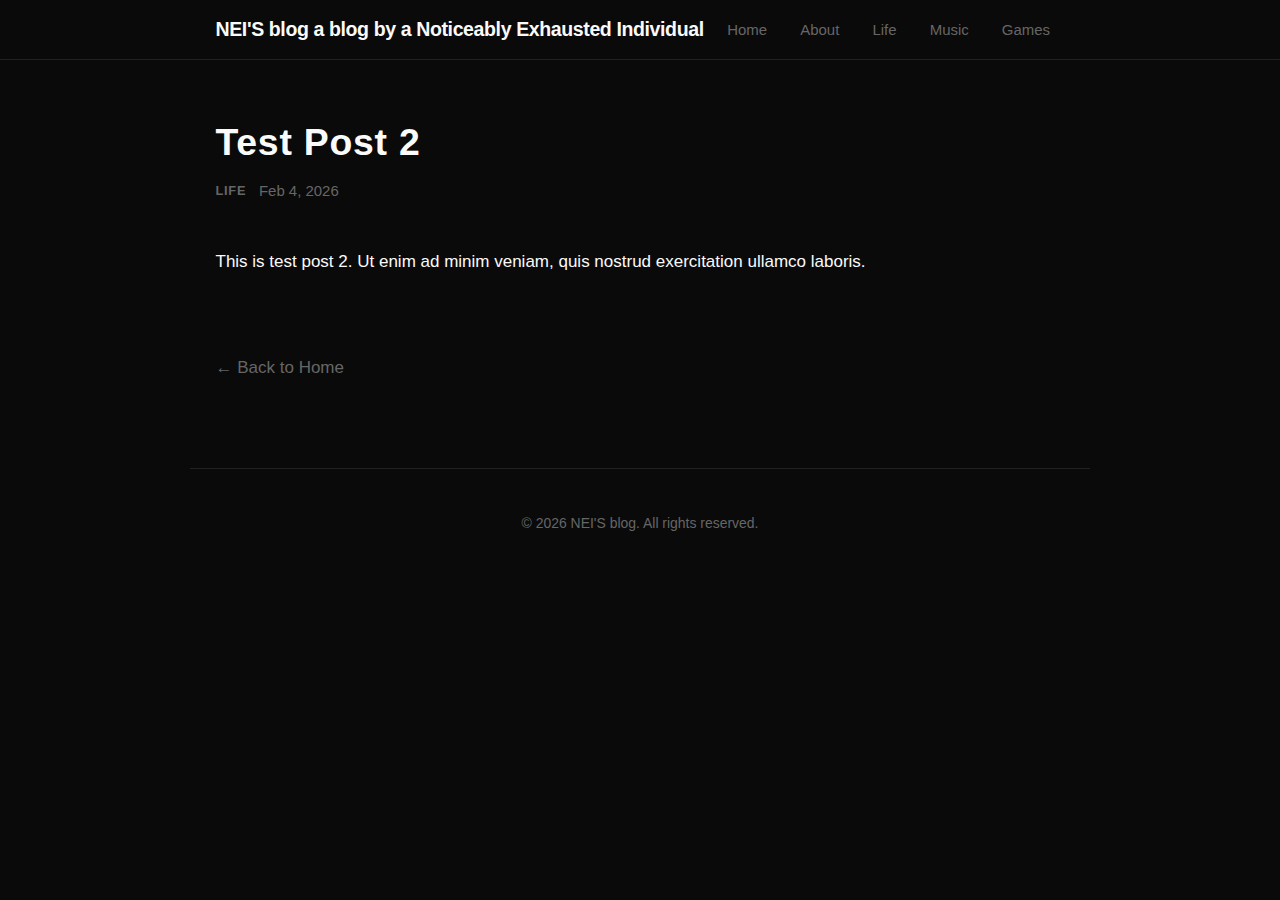
<file: posts/test-post-2.html>
<!DOCTYPE html>
<html lang="en">
<head>
  <meta charset="UTF-8">
  <meta name="viewport" content="width=device-width, initial-scale=1.0">
  <title>Test Post 2 — NEI'S blog</title>
  <link rel="preconnect" href="https://fonts.googleapis.com">
  <link rel="preconnect" href="https://fonts.gstatic.com" crossorigin>
  <link href="https://fonts.googleapis.com/css2?family=Sora:wght@400;500;600;700;800&family=Space+Grotesk:wght@400;500;600;700&display=swap" rel="stylesheet">
  <link rel="stylesheet" href="../assets/css/styles.css">
</head>
<body>

  <nav class="site-nav" aria-label="Main navigation">
    <div class="nav-inner">
      <a href="../index.html" class="nav-brand">NEI'S blog <span class="nav-acronym">a blog by a Noticeably Exhausted Individual</span></a>
      <button class="nav-toggle" aria-expanded="false" aria-controls="nav-links" aria-label="Toggle menu">&#9776;</button>
      <ul class="nav-links" id="nav-links">
        <li><a href="../index.html">Home</a></li>
        <li><a href="../about.html">About</a></li>
        <li><a href="../categories/life.html">Life</a></li>
        <li><a href="../categories/music.html">Music</a></li>
        <li><a href="../categories/games.html">Games</a></li>
      </ul>
    </div>
  </nav>

  <main class="page-wrapper">
    <article>
      <header class="post-header">
        <h1>Test Post 2</h1>
        <div class="post-meta">
          <span class="post-card-category">Life</span>
          <time datetime="2026-02-04">Feb 4, 2026</time>
        </div>
      </header>

      <div class="post-body">
        <p>This is test post 2. Ut enim ad minim veniam, quis nostrud exercitation ullamco laboris.</p>
      </div>

      <a href="../index.html" class="back-link">&larr; Back to Home</a>
    </article>
  </main>

  <footer class="site-footer">
    <p>&copy; 2026 NEI'S blog. All rights reserved.</p>
  </footer>

  <script src="../assets/js/main.js"></script>
</body>
</html>
</file>
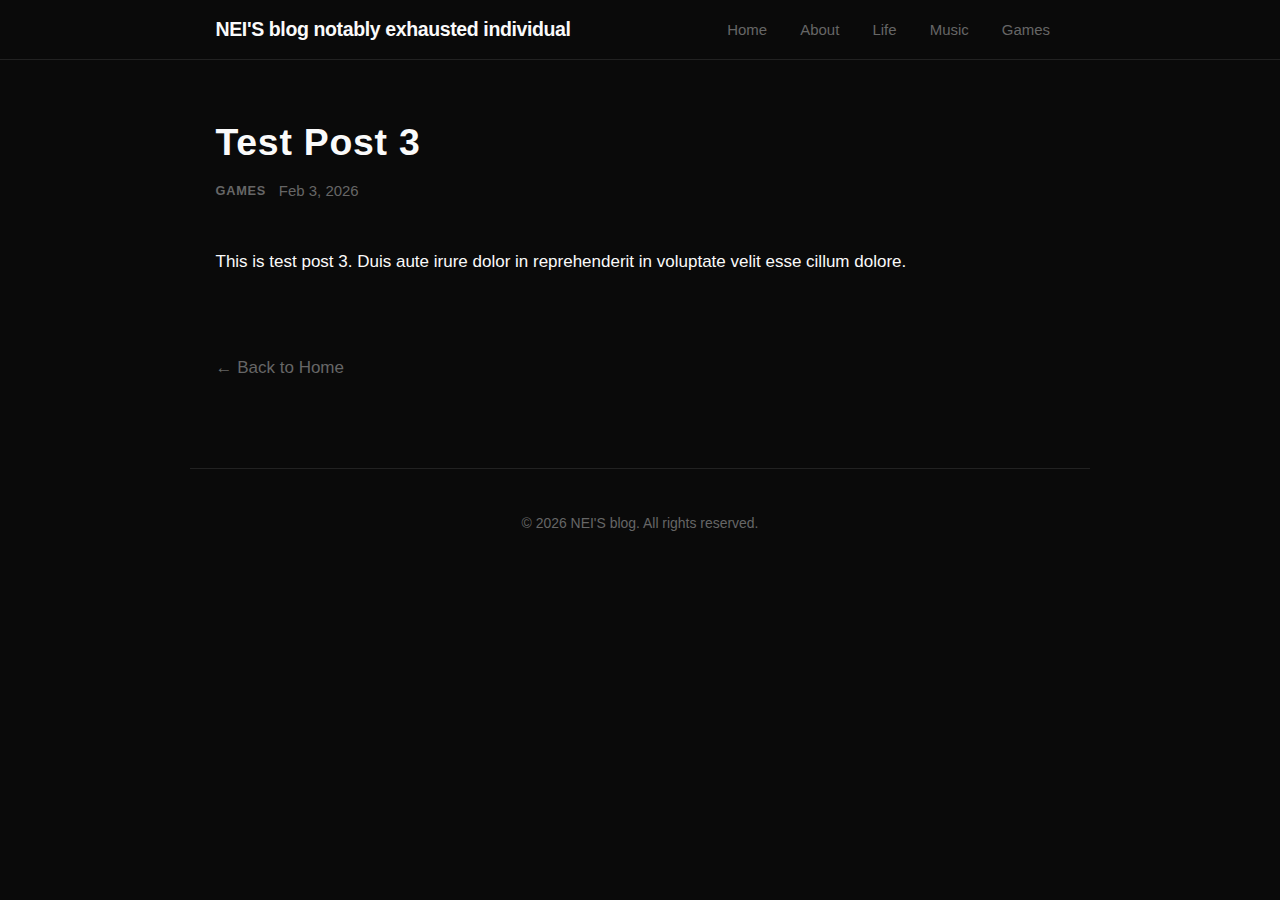
<file: posts/test-post-3.html>
<!DOCTYPE html>
<html lang="en">
<head>
  <meta charset="UTF-8">
  <meta name="viewport" content="width=device-width, initial-scale=1.0">
  <title>Test Post 3 — NEI'S blog</title>
  <link rel="preconnect" href="https://fonts.googleapis.com">
  <link rel="preconnect" href="https://fonts.gstatic.com" crossorigin>
  <link href="https://fonts.googleapis.com/css2?family=Sora:wght@400;500;600;700;800&family=Space+Grotesk:wght@400;500;600;700&display=swap" rel="stylesheet">
  <link rel="stylesheet" href="../assets/css/styles.css">
</head>
<body>

  <nav class="site-nav" aria-label="Main navigation">
    <div class="nav-inner">
      <a href="../index.html" class="nav-brand">NEI'S blog <span class="nav-acronym">notably exhausted individual</span></a>
      <button class="nav-toggle" aria-expanded="false" aria-controls="nav-links" aria-label="Toggle menu">&#9776;</button>
      <ul class="nav-links" id="nav-links">
        <li><a href="../index.html">Home</a></li>
        <li><a href="../about.html">About</a></li>
        <li><a href="../categories/life.html">Life</a></li>
        <li><a href="../categories/music.html">Music</a></li>
        <li><a href="../categories/games.html">Games</a></li>
      </ul>
    </div>
  </nav>

  <main class="page-wrapper">
    <article>
      <header class="post-header">
        <h1>Test Post 3</h1>
        <div class="post-meta">
          <span class="post-card-category">Games</span>
          <time datetime="2026-02-03">Feb 3, 2026</time>
        </div>
      </header>

      <div class="post-body">
        <p>This is test post 3. Duis aute irure dolor in reprehenderit in voluptate velit esse cillum dolore.</p>
      </div>

      <a href="../index.html" class="back-link">&larr; Back to Home</a>
    </article>
  </main>

  <footer class="site-footer">
    <p>&copy; 2026 NEI'S blog. All rights reserved.</p>
  </footer>

  <script src="../assets/js/main.js"></script>
</body>
</html>
</file>
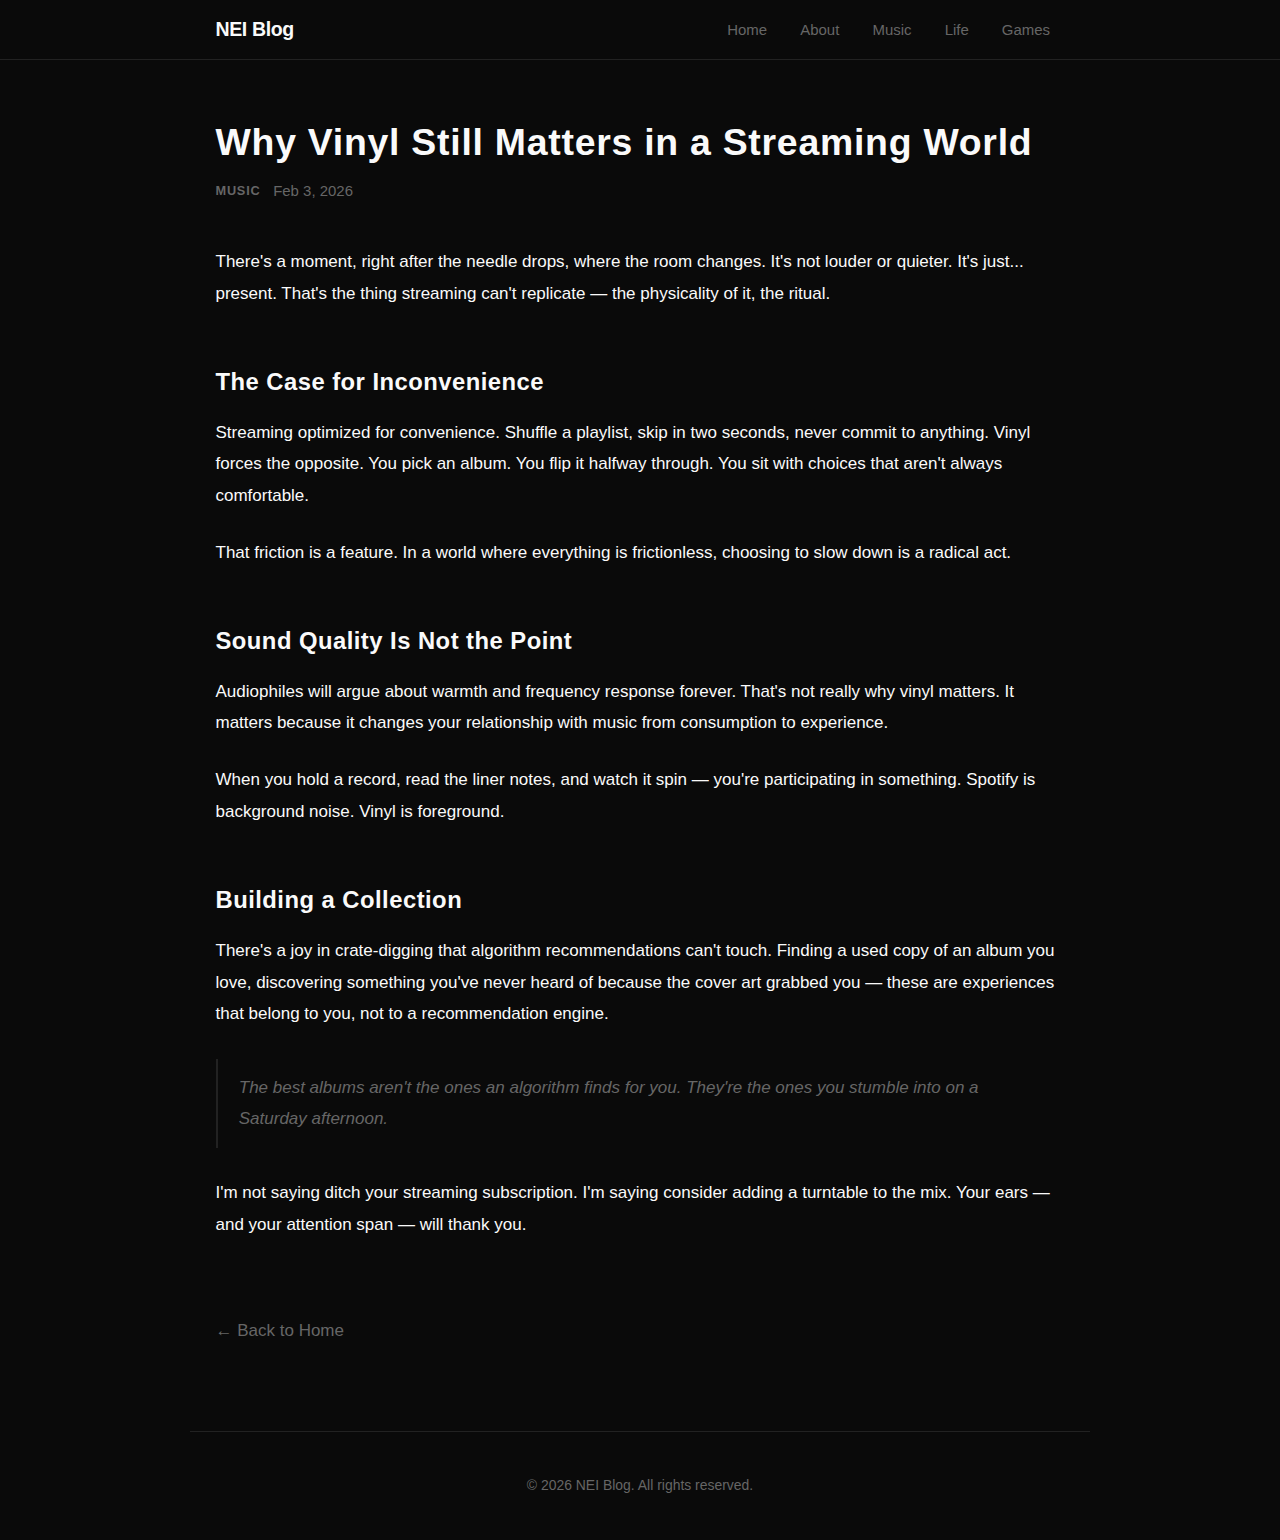
<file: posts/why-vinyl-still-matters.html>
<!DOCTYPE html>
<html lang="en">
<head>
  <meta charset="UTF-8">
  <meta name="viewport" content="width=device-width, initial-scale=1.0">
  <title>Why Vinyl Still Matters in a Streaming World</title>
  <link rel="stylesheet" href="../assets/css/styles.css">
</head>
<body>

  <nav class="site-nav" aria-label="Main navigation">
    <div class="nav-inner">
      <a href="../index.html" class="nav-brand">NEI Blog</a>
      <button class="nav-toggle" aria-expanded="false" aria-controls="nav-links" aria-label="Toggle menu">&#9776;</button>
      <ul class="nav-links" id="nav-links">
        <li><a href="../index.html">Home</a></li>
        <li><a href="../about.html">About</a></li>
        <li><a href="../categories/music.html">Music</a></li>
        <li><a href="../categories/life.html">Life</a></li>
        <li><a href="../categories/games.html">Games</a></li>
      </ul>
    </div>
  </nav>

  <main class="page-wrapper">
    <article>
      <header class="post-header">
        <h1>Why Vinyl Still Matters in a Streaming World</h1>
        <div class="post-meta">
          <span class="post-card-category">Music</span>
          <time datetime="2026-02-03">Feb 3, 2026</time>
        </div>
      </header>

      <div class="post-body">
        <p>There's a moment, right after the needle drops, where the room changes. It's not louder or quieter. It's just... present. That's the thing streaming can't replicate — the physicality of it, the ritual.</p>

        <h2>The Case for Inconvenience</h2>
        <p>Streaming optimized for convenience. Shuffle a playlist, skip in two seconds, never commit to anything. Vinyl forces the opposite. You pick an album. You flip it halfway through. You sit with choices that aren't always comfortable.</p>
        <p>That friction is a feature. In a world where everything is frictionless, choosing to slow down is a radical act.</p>

        <h2>Sound Quality Is Not the Point</h2>
        <p>Audiophiles will argue about warmth and frequency response forever. That's not really why vinyl matters. It matters because it changes your relationship with music from consumption to experience.</p>
        <p>When you hold a record, read the liner notes, and watch it spin — you're participating in something. Spotify is background noise. Vinyl is foreground.</p>

        <h2>Building a Collection</h2>
        <p>There's a joy in crate-digging that algorithm recommendations can't touch. Finding a used copy of an album you love, discovering something you've never heard of because the cover art grabbed you — these are experiences that belong to you, not to a recommendation engine.</p>

        <blockquote>The best albums aren't the ones an algorithm finds for you. They're the ones you stumble into on a Saturday afternoon.</blockquote>

        <p>I'm not saying ditch your streaming subscription. I'm saying consider adding a turntable to the mix. Your ears — and your attention span — will thank you.</p>
      </div>

      <a href="../index.html" class="back-link">&larr; Back to Home</a>
    </article>
  </main>

  <footer class="site-footer">
    <p>&copy; 2026 NEI Blog. All rights reserved.</p>
  </footer>

  <script src="../assets/js/main.js"></script>
</body>
</html>
</file>
<file: assets/css/post-music-analysis.css>
/* ===== Music Analysis Post ===== */
:root {
  --accent: #4dd0e1;
  --accent-dim: rgba(77, 208, 225, 0.08);
  --player-height: 72px;
}

/* --- Top Full-Track Player Bar --- */
.music-top-player {
  position: sticky;
  top: var(--nav-height);
  z-index: 90;
  background: #111;
  border-bottom: 1px solid var(--border);
  height: var(--player-height);
  display: flex;
  align-items: center;
  padding: 0 1.5rem;
}

.top-player-inner {
  max-width: 1100px;
  margin: 0 auto;
  width: 100%;
  display: flex;
  align-items: center;
  gap: 1rem;
}

.top-player-cover {
  width: 48px;
  height: 48px;
  border-radius: 4px;
  object-fit: cover;
  flex-shrink: 0;
  background: var(--bg-card);
}

.top-player-info {
  flex-shrink: 0;
  min-width: 100px;
}

.top-player-title {
  font-family: var(--font-heading);
  font-size: 0.85rem;
  font-weight: 600;
  color: var(--text-primary);
  line-height: 1.3;
}

.top-player-artist {
  font-size: 0.72rem;
  color: var(--text-secondary);
  line-height: 1.3;
}

/* --- Shared Player Controls --- */
.player-btn {
  background: none;
  border: 1px solid var(--border);
  color: var(--text-primary);
  width: 36px;
  height: 36px;
  border-radius: 50%;
  cursor: pointer;
  display: flex;
  align-items: center;
  justify-content: center;
  flex-shrink: 0;
  transition: border-color 0.2s, box-shadow 0.25s ease;
}

.player-btn:hover {
  border-color: var(--accent);
  box-shadow: 0 0 8px rgba(77, 208, 225, 0.15);
}

.player-btn svg {
  width: 16px;
  height: 16px;
  fill: currentColor;
}

.progress-container {
  flex: 1;
  display: flex;
  align-items: center;
  gap: 0.75rem;
  min-width: 0;
}

.progress-bar-wrap {
  flex: 1;
  height: 4px;
  background: #2a2a2a;
  border-radius: 2px;
  cursor: pointer;
  position: relative;
  overflow: hidden;
}

.progress-bar-wrap:hover {
  height: 6px;
}

.progress-bar-fill {
  height: 100%;
  background: var(--accent);
  border-radius: 2px;
  width: 0%;
  pointer-events: none;
}

.progress-time {
  font-size: 0.72rem;
  color: var(--text-secondary);
  flex-shrink: 0;
  font-variant-numeric: tabular-nums;
  min-width: 3.2em;
}

/* --- Two-Column Post Layout --- */
.music-post-wrapper {
  max-width: 1100px;
  margin: 0 auto;
  padding: 2rem 1.5rem 5rem;
  display: grid;
  grid-template-columns: 240px 1fr;
  gap: 2.5rem;
}

/* --- Left Sticky Snippet Player --- */
.snippet-sidebar {
  position: relative;
}

.snippet-player {
  position: sticky;
  top: calc(var(--nav-height) + var(--player-height) + 1.5rem);
  background: var(--bg-card);
  border: 1px solid var(--border);
  border-radius: 6px;
  padding: 1.25rem;
  transition: border-color 0.3s ease, box-shadow 0.3s ease;
}

.snippet-player.active {
  border-color: rgba(77, 208, 225, 0.35);
  box-shadow: 0 0 16px rgba(77, 208, 225, 0.06);
}

.snippet-label-prefix {
  font-size: 0.65rem;
  font-weight: 600;
  text-transform: uppercase;
  letter-spacing: 0.1em;
  color: var(--accent);
  margin-bottom: 0.25rem;
}

.snippet-label {
  font-family: var(--font-heading);
  font-size: 0.9rem;
  font-weight: 600;
  color: var(--text-primary);
  margin-bottom: 1.25rem;
  min-height: 1.3em;
  line-height: 1.3;
}

.snippet-btn {
  width: 100%;
  background: none;
  border: 1px solid var(--border);
  color: var(--text-primary);
  padding: 0.55rem 0.75rem;
  border-radius: 4px;
  cursor: pointer;
  font-family: var(--font-body);
  font-size: 0.78rem;
  font-weight: 500;
  display: flex;
  align-items: center;
  justify-content: center;
  gap: 0.4rem;
  transition: border-color 0.2s, box-shadow 0.25s ease;
  margin-bottom: 1rem;
}

.snippet-btn:hover {
  border-color: var(--accent);
  box-shadow: 0 0 8px rgba(77, 208, 225, 0.15);
}

.snippet-btn svg {
  width: 12px;
  height: 12px;
  fill: currentColor;
  flex-shrink: 0;
}

.snippet-progress-wrap {
  height: 3px;
  background: #2a2a2a;
  border-radius: 2px;
  margin-bottom: 0.5rem;
  overflow: hidden;
}

.snippet-progress-fill {
  height: 100%;
  background: var(--accent);
  border-radius: 2px;
  width: 0%;
}

.snippet-time {
  font-size: 0.68rem;
  color: var(--text-secondary);
  font-variant-numeric: tabular-nums;
  text-align: center;
}

/* --- Analysis Content (Right Column) --- */
.analysis-content {
  min-width: 0;
}

.analysis-content .post-header {
  margin-bottom: 2.5rem;
}

.analysis-section {
  margin-bottom: 2.5rem;
  padding: 1.25rem 1.5rem;
  border-left: 2px solid var(--border);
  border-radius: 0 6px 6px 0;
  transition: border-color 0.3s ease, background 0.3s ease;
}

.analysis-section.active {
  border-left-color: var(--accent);
  background: var(--accent-dim);
}

.analysis-section h2 {
  font-family: var(--font-heading);
  font-size: 1.25rem;
  font-weight: 700;
  margin-bottom: 0.5rem;
  letter-spacing: 0.02em;
}

.section-timestamp {
  display: inline-block;
  font-size: 0.72rem;
  font-weight: 600;
  color: var(--accent);
  letter-spacing: 0.05em;
  margin-bottom: 0.75rem;
  padding: 0.15rem 0.5rem;
  background: rgba(77, 208, 225, 0.08);
  border-radius: 3px;
}

.analysis-section p {
  color: #bbb;
  line-height: 1.8;
  margin-bottom: 1rem;
}

.analysis-section p:last-child {
  margin-bottom: 0;
}

.analysis-back-link {
  display: inline-flex;
  align-items: center;
  gap: 0.35rem;
  margin-top: 2rem;
  font-weight: 500;
  color: var(--text-secondary);
  transition: color 0.2s;
}

.analysis-back-link:hover {
  color: var(--text-highlight);
}

/* --- Responsive (Mobile) --- */
@media (max-width: 768px) {
  .music-post-wrapper {
    grid-template-columns: 1fr;
    gap: 1.5rem;
    padding: 1.5rem 1rem 3.5rem;
  }

  .snippet-sidebar {
    order: -1;
  }

  .snippet-player {
    position: relative;
    top: auto;
  }

  .music-top-player {
    height: auto;
    min-height: 60px;
    padding: 0.6rem 1rem;
  }

  .top-player-inner {
    flex-wrap: wrap;
    gap: 0.5rem 0.75rem;
  }

  .top-player-cover {
    width: 40px;
    height: 40px;
  }

  .progress-container {
    width: 100%;
    order: 1;
  }

  .analysis-section {
    padding: 1rem 1.25rem;
  }
}

@media (max-width: 480px) {
  .top-player-info {
    min-width: 0;
    flex: 1;
  }

  .top-player-title {
    font-size: 0.78rem;
    white-space: nowrap;
    overflow: hidden;
    text-overflow: ellipsis;
  }
}
</file>
<file: assets/css/styles.css>
/* ===== Reset & Base ===== */
*,
*::before,
*::after {
  margin: 0;
  padding: 0;
  box-sizing: border-box;
}

:root {
  --bg-primary: #0a0a0a;
  --bg-card: #1a1a1a;
  --text-primary: #fafafa;
  --text-secondary: #666;
  --text-highlight: #fff;
  --border: #222;
  --font-sans: 'Inter', -apple-system, BlinkMacSystemFont, 'Segoe UI', Roboto, sans-serif;
  --max-width: 900px;
  --nav-height: 60px;
}

html {
  font-size: 17px;
  scroll-behavior: smooth;
}

body {
  font-family: var(--font-sans);
  background: var(--bg-primary);
  color: var(--text-primary);
  line-height: 1.7;
  min-height: 100vh;
  -webkit-font-smoothing: antialiased;
}

a {
  color: var(--text-primary);
  text-decoration: none;
  transition: color 0.2s;
}

a:hover,
a:focus-visible {
  color: var(--text-highlight);
}

a:focus-visible {
  outline: 1px solid var(--text-highlight);
  outline-offset: 2px;
}

img {
  max-width: 100%;
  display: block;
}

/* ===== Navigation ===== */
.site-nav {
  position: sticky;
  top: 0;
  z-index: 100;
  background: var(--bg-primary);
  border-bottom: 1px solid var(--border);
  height: var(--nav-height);
}

.nav-inner {
  max-width: var(--max-width);
  margin: 0 auto;
  padding: 0 1.5rem;
  display: flex;
  align-items: center;
  justify-content: space-between;
  height: 100%;
}

.nav-brand {
  font-size: 1.15rem;
  font-weight: 700;
  color: var(--text-primary);
  letter-spacing: -0.02em;
}

.nav-brand:hover {
  color: var(--text-highlight);
}

.nav-links {
  display: flex;
  gap: 0.25rem;
  list-style: none;
}

.nav-links a {
  display: block;
  padding: 0.45rem 0.85rem;
  color: var(--text-secondary);
  font-size: 0.88rem;
  font-weight: 500;
  transition: color 0.2s;
}

.nav-links a:hover,
.nav-links a:focus-visible {
  color: var(--text-highlight);
}

.nav-links a.active {
  color: var(--text-highlight);
  font-weight: 600;
}

/* Mobile hamburger */
.nav-toggle {
  display: none;
  background: none;
  border: none;
  color: var(--text-primary);
  font-size: 1.5rem;
  cursor: pointer;
  padding: 0.25rem;
  line-height: 1;
}

/* ===== Layout ===== */
.page-wrapper {
  max-width: var(--max-width);
  margin: 0 auto;
  padding: 3.5rem 1.5rem 5rem;
}

.page-header {
  margin-bottom: 3rem;
}

.page-header h1 {
  font-size: 2.2rem;
  font-weight: 800;
  letter-spacing: 0.04em;
  color: var(--text-primary);
  margin-bottom: 0.5rem;
}

.page-header p {
  color: var(--text-secondary);
  font-size: 1.05rem;
}

/* ===== Post Cards ===== */
.post-list {
  display: flex;
  flex-direction: column;
  gap: 1.5rem;
}

.post-card {
  background: var(--bg-card);
  border: 1px solid var(--border);
  border-radius: 3px;
  padding: 1.75rem;
  transition: border-color 0.2s;
}

.post-card:hover {
  border-color: var(--text-highlight);
}

.post-card a.post-card-link {
  display: block;
  color: inherit;
}

.post-card a.post-card-link:focus-visible {
  outline: 1px solid var(--text-highlight);
  outline-offset: 4px;
}

.post-card-meta {
  display: flex;
  align-items: center;
  gap: 0.75rem;
  margin-bottom: 0.6rem;
  font-size: 0.82rem;
  color: var(--text-secondary);
}

.post-card-category {
  color: var(--text-secondary);
  padding: 0.15rem 0;
  font-weight: 600;
  font-size: 0.75rem;
  text-transform: uppercase;
  letter-spacing: 0.06em;
}

.post-card h2 {
  font-size: 1.2rem;
  font-weight: 700;
  margin-bottom: 0.4rem;
  letter-spacing: 0.01em;
  line-height: 1.3;
}

.post-card p {
  color: var(--text-secondary);
  font-size: 0.92rem;
  line-height: 1.6;
}

/* ===== Section Headings ===== */
.section-heading {
  font-size: 0.85rem;
  font-weight: 600;
  color: var(--text-secondary);
  text-transform: uppercase;
  letter-spacing: 0.1em;
  margin-bottom: 1.5rem;
  padding-bottom: 0.75rem;
  border-bottom: 1px solid var(--border);
}

/* ===== About / Generic Content ===== */
.content-body h2 {
  font-size: 1.35rem;
  font-weight: 700;
  margin: 2.5rem 0 0.75rem;
  letter-spacing: 0.02em;
}

.content-body p {
  margin-bottom: 1.25rem;
  color: var(--text-secondary);
  line-height: 1.8;
}

.content-body ul,
.content-body ol {
  margin-bottom: 1.25rem;
  padding-left: 1.5rem;
  color: var(--text-secondary);
}

.content-body li {
  margin-bottom: 0.35rem;
}

/* ===== Single Post ===== */
.post-header {
  margin-bottom: 2.5rem;
}

.post-header h1 {
  font-size: 2.2rem;
  font-weight: 800;
  letter-spacing: 0.02em;
  line-height: 1.2;
  margin-bottom: 0.75rem;
}

.post-meta {
  display: flex;
  align-items: center;
  gap: 0.75rem;
  font-size: 0.88rem;
  color: var(--text-secondary);
}

.post-body {
  font-size: 1rem;
  line-height: 1.85;
}

.post-body p {
  margin-bottom: 1.5rem;
}

.post-body h2 {
  font-size: 1.4rem;
  font-weight: 700;
  margin: 3rem 0 0.75rem;
  letter-spacing: 0.02em;
}

.post-body h3 {
  font-size: 1.15rem;
  font-weight: 600;
  margin: 2.5rem 0 0.5rem;
}

.post-body ul,
.post-body ol {
  margin-bottom: 1.5rem;
  padding-left: 1.5rem;
}

.post-body li {
  margin-bottom: 0.35rem;
}

.post-body blockquote {
  border-left: 2px solid var(--border);
  padding: 0.75rem 1.25rem;
  margin: 1.75rem 0;
  color: var(--text-secondary);
  font-style: italic;
}

.post-body code {
  background: var(--bg-card);
  padding: 0.15rem 0.4rem;
  border-radius: 2px;
  font-size: 0.88em;
}

.post-body pre {
  background: var(--bg-card);
  padding: 1.5rem;
  border-radius: 3px;
  overflow-x: auto;
  margin-bottom: 1.5rem;
  border: 1px solid var(--border);
}

.post-body pre code {
  background: none;
  padding: 0;
}

.back-link {
  display: inline-flex;
  align-items: center;
  gap: 0.35rem;
  margin-top: 3rem;
  font-weight: 500;
  color: var(--text-secondary);
}

.back-link:hover {
  color: var(--text-highlight);
}

/* ===== Footer ===== */
.site-footer {
  max-width: var(--max-width);
  margin: 0 auto;
  padding: 2.5rem 1.5rem;
  border-top: 1px solid var(--border);
  text-align: center;
  font-size: 0.82rem;
  color: var(--text-secondary);
}

/* ===== Loading State ===== */
.loading {
  text-align: center;
  padding: 2rem;
  color: var(--text-secondary);
}

.empty-state {
  text-align: center;
  padding: 3rem 1rem;
  color: var(--text-secondary);
}

/* ===== Responsive ===== */
@media (max-width: 640px) {
  html {
    font-size: 16px;
  }

  .nav-toggle {
    display: block;
  }

  .nav-links {
    display: none;
    position: absolute;
    top: var(--nav-height);
    left: 0;
    right: 0;
    background: var(--bg-primary);
    flex-direction: column;
    padding: 0.5rem 1rem 1rem;
    border-bottom: 1px solid var(--border);
  }

  .nav-links.open {
    display: flex;
  }

  .nav-links a {
    padding: 0.65rem 0.85rem;
  }

  .page-wrapper {
    padding: 2rem 1rem 3.5rem;
  }

  .page-header h1,
  .post-header h1 {
    font-size: 1.7rem;
  }

  .post-card {
    padding: 1.25rem;
  }
}
</file>
